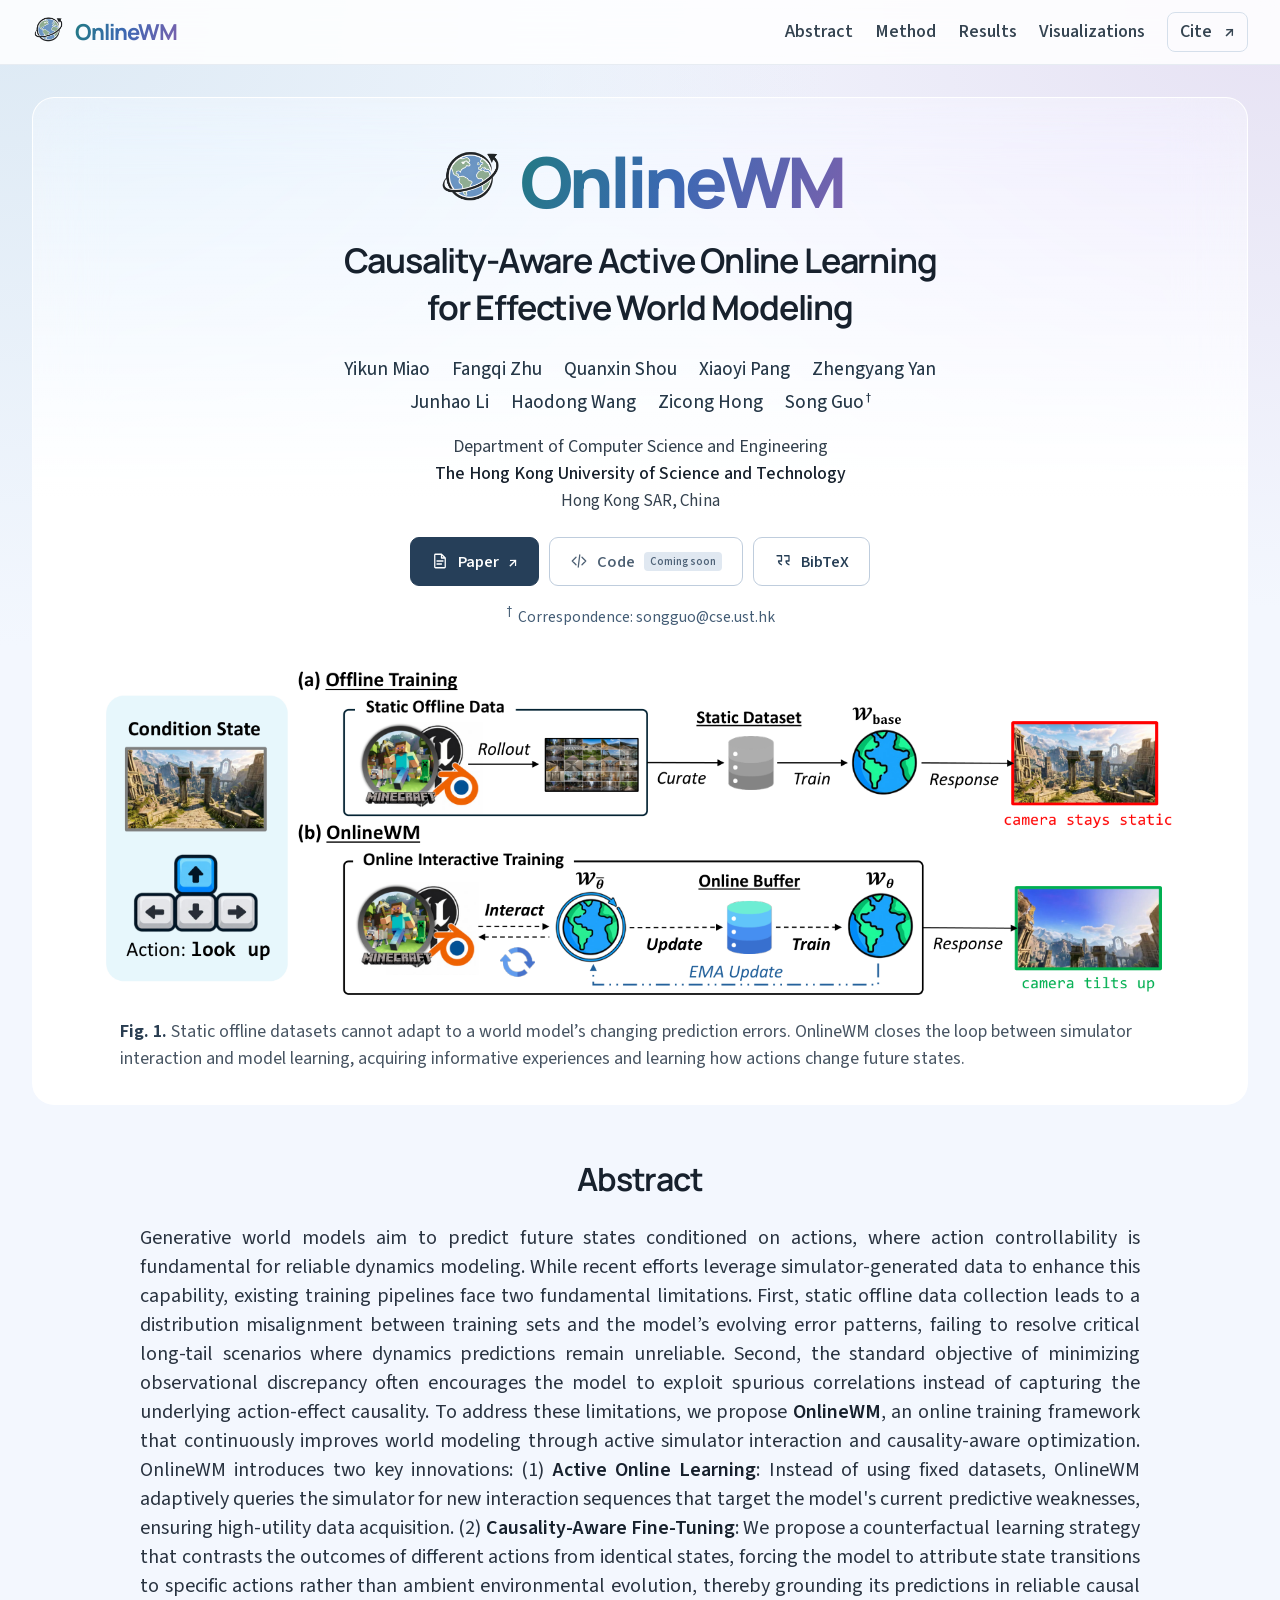
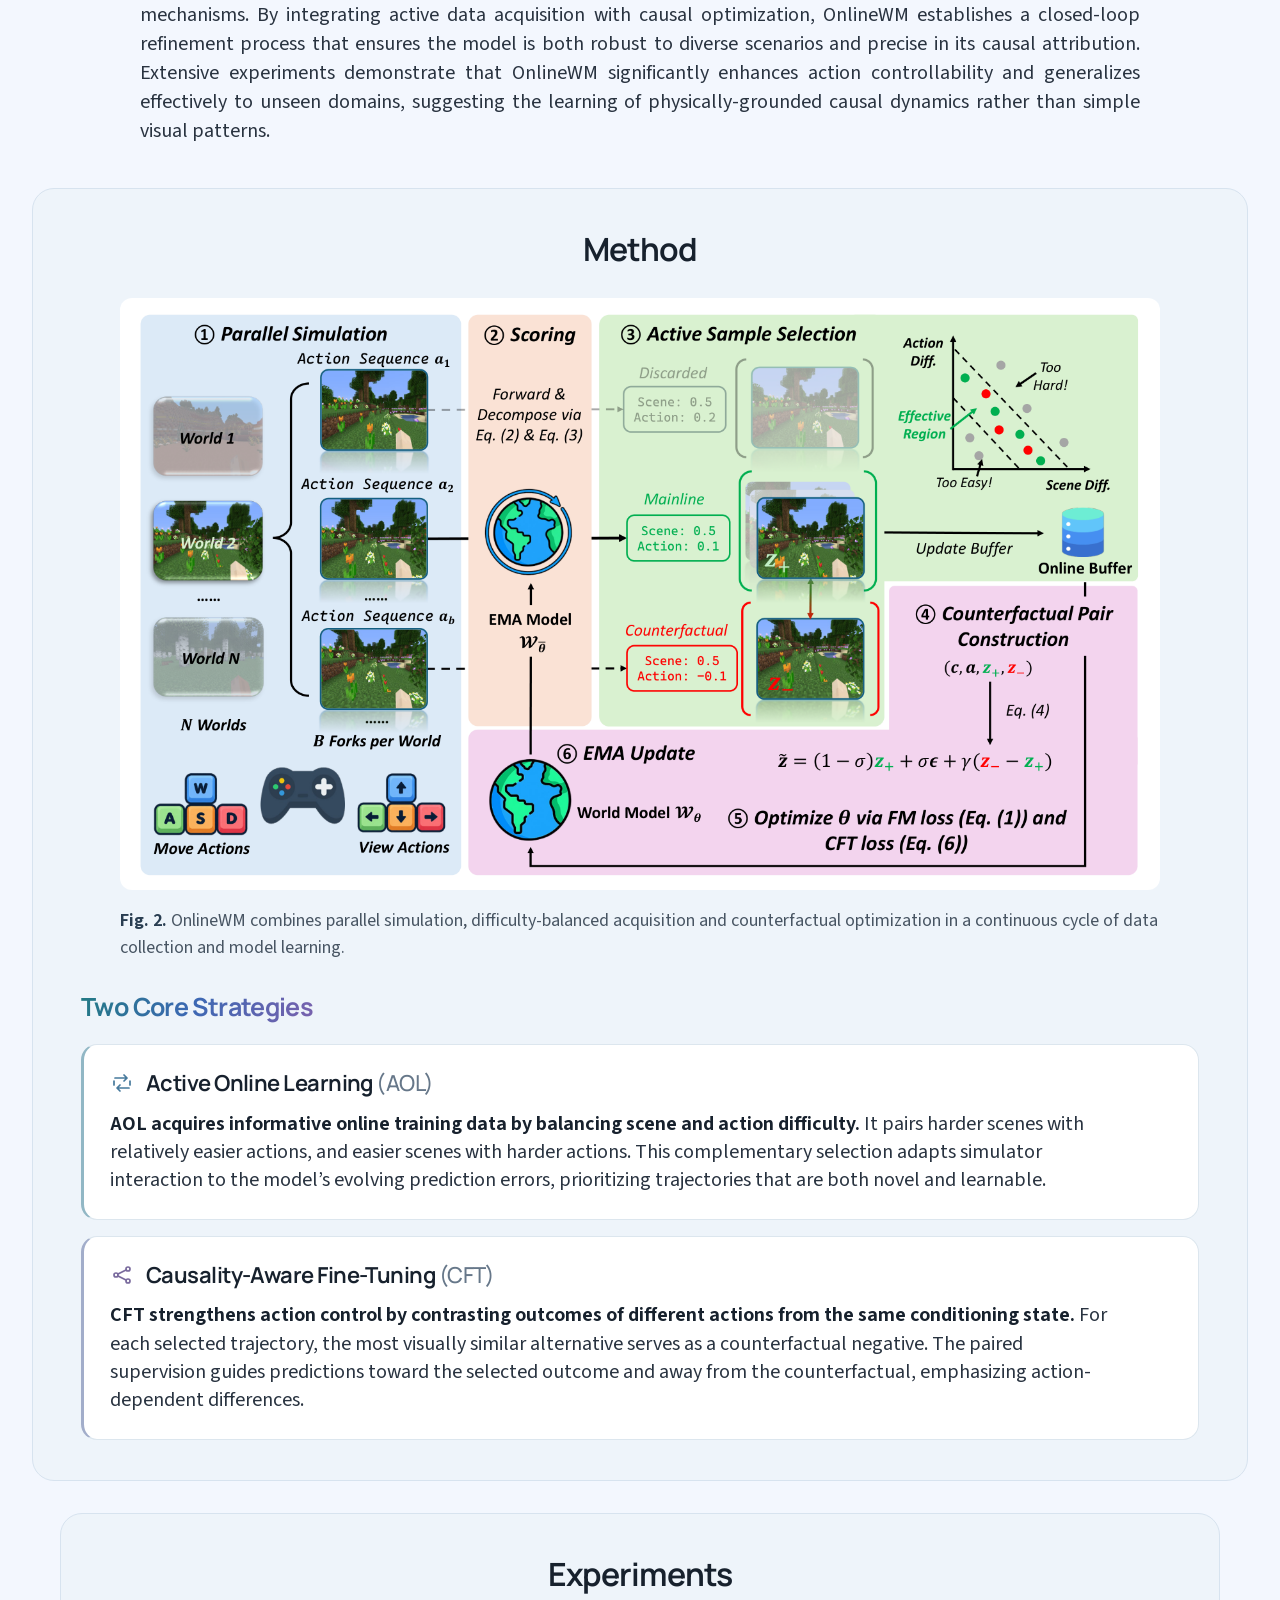
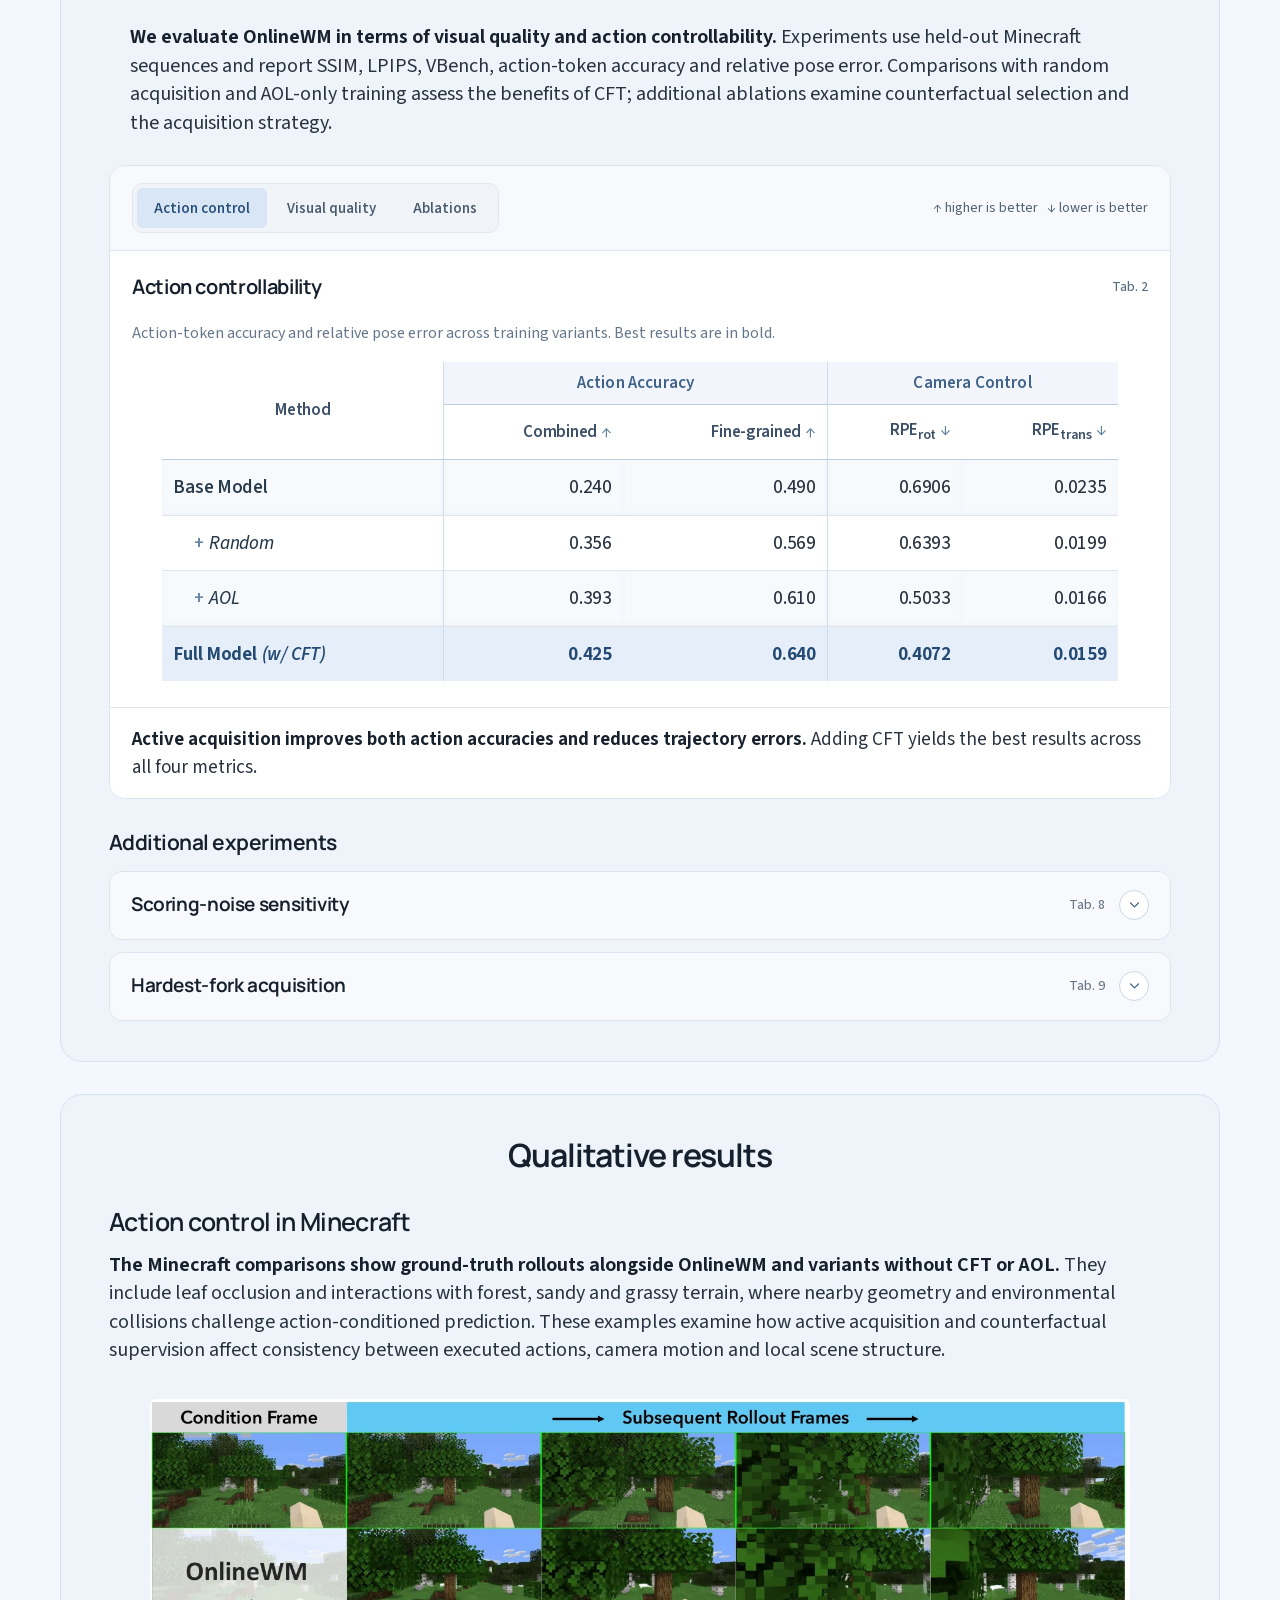
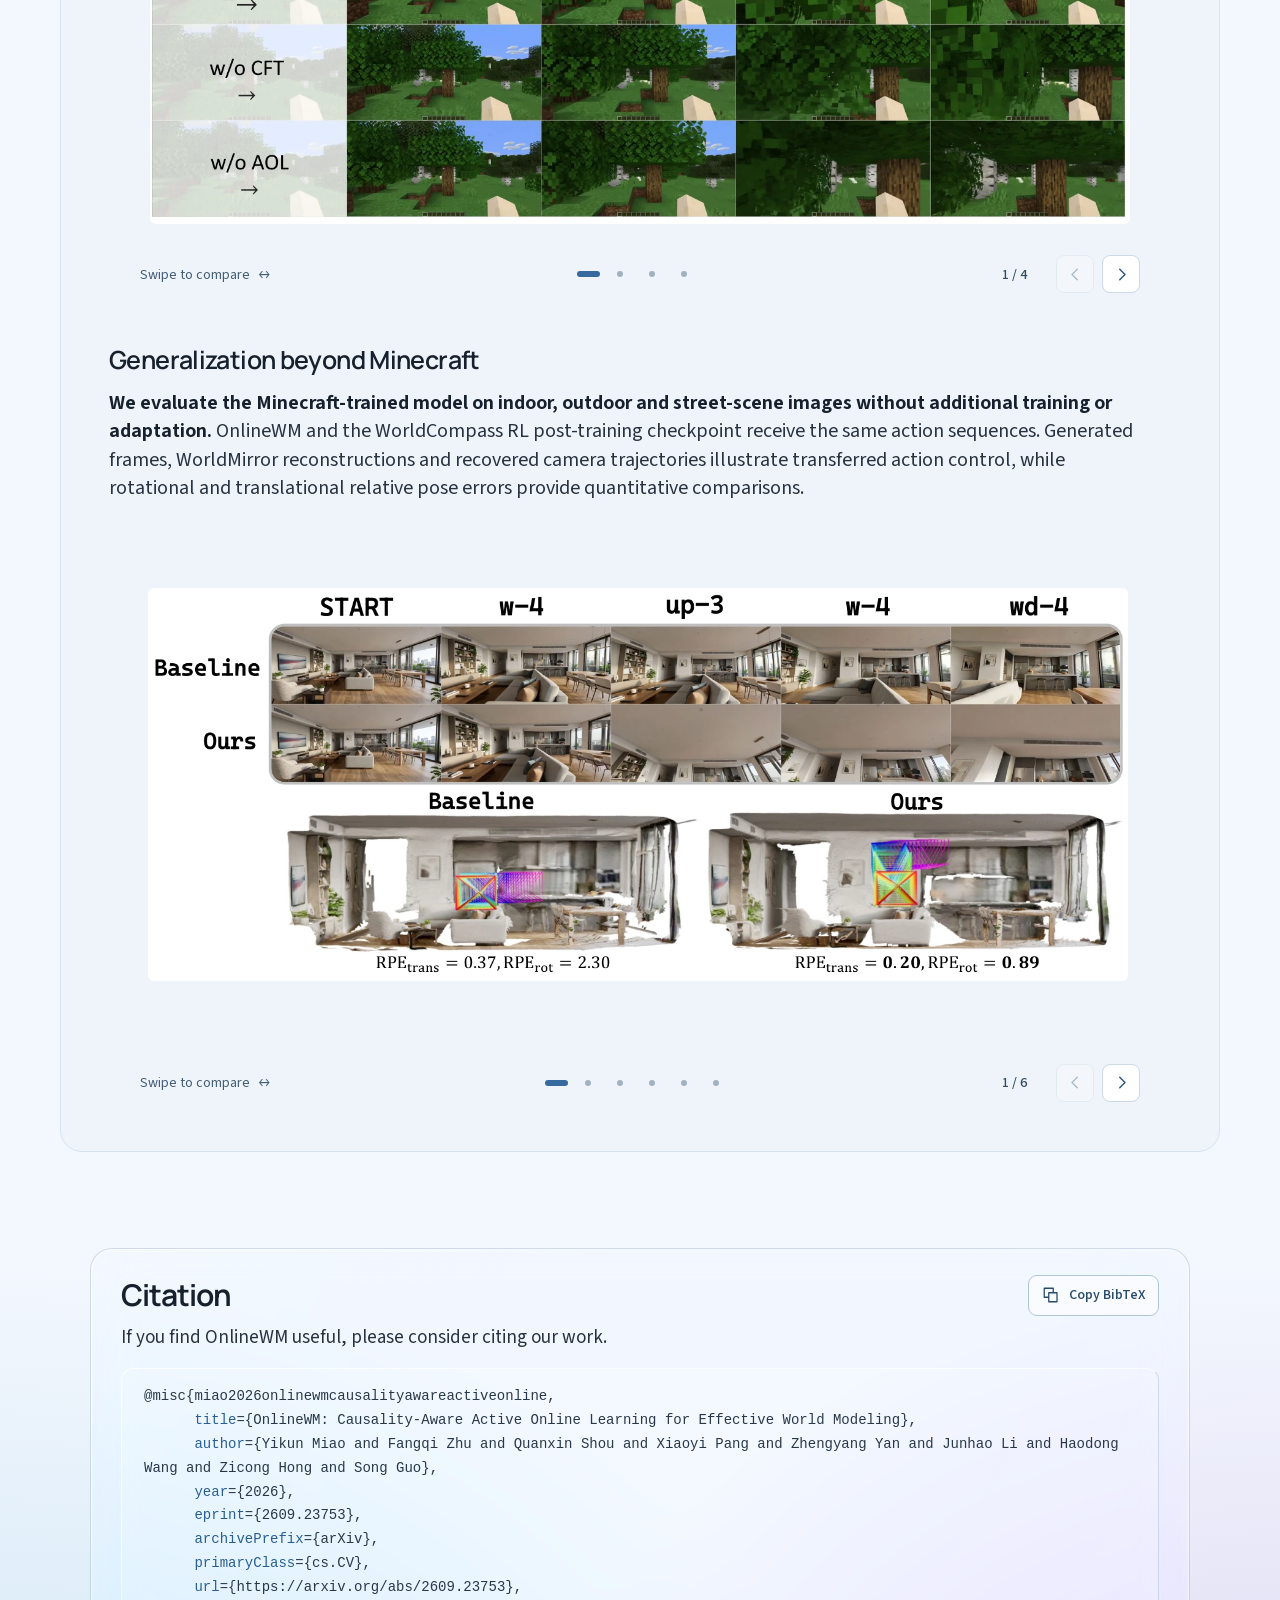
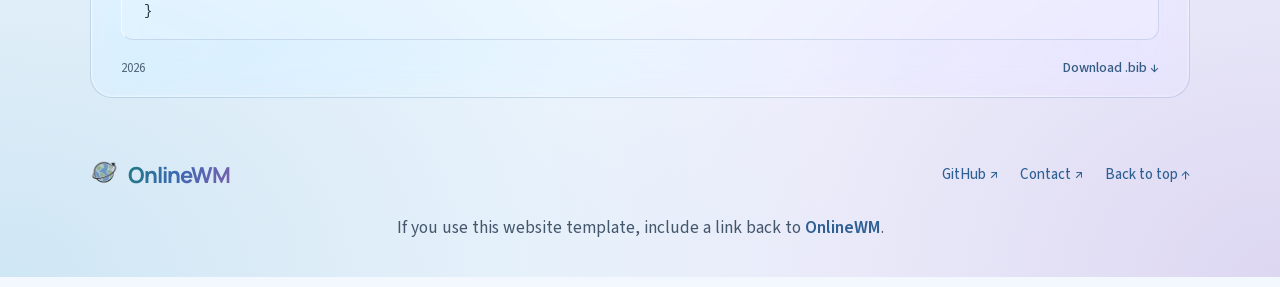
<file: index.html>
<!doctype html>
<html lang="en">
<head>
  <meta charset="utf-8">
  <meta name="viewport" content="width=device-width, initial-scale=1">
  <meta name="theme-color" content="#f7f9fc">
  <meta name="description" content="OnlineWM improves world modeling through active online interaction and causality-aware fine-tuning. Explore the method, results, and visual comparisons.">
  <meta name="color-scheme" content="light">
  <title>OnlineWM — Causality-Aware Active Online Learning for Effective World Modeling</title>
  <link rel="canonical" href="https://onlinewm.github.io/">
  <link rel="icon" type="image/png" sizes="32x32" href="assets/brand/favicon-32.png">
  <link rel="icon" type="image/png" sizes="192x192" href="assets/brand/favicon-192.png">
  <link rel="apple-touch-icon" sizes="180x180" href="assets/brand/apple-touch-icon.png">
  <link rel="manifest" href="site.webmanifest">
  <meta property="og:type" content="website">
  <meta property="og:site_name" content="OnlineWM">
  <meta property="og:title" content="OnlineWM: Causality-Aware Active Online Learning for Effective World Modeling">
  <meta property="og:description" content="Causality-aware active online learning for effective world modeling. Method, experiments, and visual results.">
  <meta property="og:url" content="https://onlinewm.github.io/">
  <meta property="og:image" content="https://onlinewm.github.io/assets/og-image.png">
  <meta property="og:image:width" content="1200">
  <meta property="og:image:height" content="630">
  <meta name="twitter:card" content="summary_large_image">
  <meta name="twitter:title" content="OnlineWM">
  <meta name="twitter:description" content="Causality-Aware Active Online Learning for Effective World Modeling">
  <meta name="twitter:image" content="https://onlinewm.github.io/assets/og-image.png">
  <link rel="preload" href="assets/fonts/source-sans-3-variable.woff2" as="font" type="font/woff2" crossorigin>
  <link rel="preload" href="assets/fonts/manrope-variable.woff2" as="font" type="font/woff2" crossorigin>
  <link rel="stylesheet" href="styles.css">
  <script defer src="app.js"></script>
  <script type="application/ld+json">
  {"@context":"https://schema.org","@type":"ScholarlyArticle","name":"OnlineWM: Causality-Aware Active Online Learning for Effective World Modeling","headline":"OnlineWM: Causality-Aware Active Online Learning for Effective World Modeling","url":"https://onlinewm.github.io/","inLanguage":"en","isAccessibleForFree":true,"author":[{"@type":"Person","name":"Yikun Miao"},{"@type":"Person","name":"Fangqi Zhu"},{"@type":"Person","name":"Quanxin Shou"},{"@type":"Person","name":"Xiaoyi Pang"},{"@type":"Person","name":"Zhengyang Yan"},{"@type":"Person","name":"Junhao Li"},{"@type":"Person","name":"Haodong Wang"},{"@type":"Person","name":"Zicong Hong"},{"@type":"Person","name":"Song Guo"}]}
  </script>
</head>
<body>
  <a class="skip-link" href="#main">Skip to content</a>
  <header class="site-header">
    <nav class="nav-shell" aria-label="Main navigation">
      <a class="wordmark" href="#top" aria-label="OnlineWM home"><img src="assets/brand/mark-512.png" width="34" height="34" alt=""><span class="brand-gradient">OnlineWM</span></a>
      <button class="menu-toggle icon-button" type="button" aria-label="Open navigation" aria-controls="nav-links" aria-expanded="false" data-menu-toggle><svg viewBox="0 0 24 24" aria-hidden="true"><path d="M4 7h16M4 12h16M4 17h16"/></svg></button>
      <div class="nav-links" id="nav-links">
        <a href="#abstract">Abstract</a><a href="#method">Method</a><a href="#results">Results</a><a href="#visualizations">Visualizations</a>
        <a class="nav-cite" href="#citation">Cite <span aria-hidden="true">↗</span></a>
      </div>
    </nav>
    <div class="reading-progress" aria-hidden="true"><span></span></div>
  </header>

  <main id="main">
    <section class="hero section-shell" id="top" aria-labelledby="paper-title">
      <div class="hero-content glass-panel">
        <h1 id="paper-title"><span class="hero-name"><img src="assets/brand/mark-512.png" width="96" height="96" alt=""><span class="hero-word brand-gradient">OnlineWM</span></span><span class="paper-subtitle">Causality-Aware Active Online Learning<br class="desktop-break"> for Effective World Modeling</span></h1>
        <div class="authors" id="authors" aria-label="Authors">
          <div class="author-row">
          <span class="author">Yikun Miao</span>
          <span class="author">Fangqi Zhu</span>
          <span class="author">Quanxin Shou</span>
          <span class="author">Xiaoyi Pang</span>
          <span class="author">Zhengyang Yan</span>
          </div>
          <div class="author-row">
          <span class="author">Junhao Li</span>
          <span class="author">Haodong Wang</span>
          <span class="author">Zicong Hong</span>
          <span class="author">Song Guo<sup>†</sup></span>
          </div>
        </div>
        <p class="affiliation">Department of Computer Science and Engineering<br> <strong>The Hong Kong University of Science and Technology</strong><br> <span>Hong Kong SAR, China</span></p>
        <div class="hero-actions">
          <a class="button button-primary" href="https://arxiv.org/abs/2609.23753" target="_blank" rel="noopener"><svg viewBox="0 0 24 24" aria-hidden="true"><path d="M14 3H6a1 1 0 0 0-1 1v16a1 1 0 0 0 1 1h12a1 1 0 0 0 1-1V8zM14 3v5h5M8 12h8M8 16h6"/></svg>Paper <span aria-hidden="true">↗</span></a>
          <span class="button button-soon" title="Repository planned at github.com/OnlineWM/OnlineWM_Code"><svg viewBox="0 0 24 24" aria-hidden="true"><path d="m8 7-5 5 5 5m8-10 5 5-5 5m-3-13-2 16"/></svg>Code <span class="soon-tag">Coming soon</span></span>
          <a class="button button-quiet" href="#citation"><svg viewBox="0 0 24 24" aria-hidden="true"><path d="M4 5h6v7H6c0 3 2 4 4 5M14 5h6v7h-4c0 3 2 4 4 5"/></svg>BibTeX</a>
        </div>
        <a class="correspondence" href="mailto:songguo@cse.ust.hk"><sup>†</sup> Correspondence: songguo@cse.ust.hk</a>
      <figure class="paper-figure teaser-figure" id="teaser" data-figure-title="From offline data to online interaction" data-figure-label="Fig. 1">
        <button class="figure-trigger" data-zoom="teaser" aria-label="Enlarge the motivation figure">
          <img src="assets/media/teaser-1600.webp" srcset="assets/media/teaser-1600.webp 1600w, assets/media/teaser-2400.webp 2400w" sizes="(max-width: 700px) 94vw, 1100px" width="1600" height="495" fetchpriority="high" alt="Offline training uses a static simulator dataset, while OnlineWM actively interacts with a simulator and updates the world model in a feedback loop.">
        </button>
        <figcaption><span class="figure-ref">Fig. 1.</span> Static offline datasets cannot adapt to a world model’s changing prediction errors. OnlineWM closes the loop between simulator interaction and model learning, acquiring informative experiences and learning how actions change future states.</figcaption>
      </figure>
      </div>
    </section>


    <div class="section-band intro-band">
    <section class="section-shell section-block abstract-section" id="abstract" aria-labelledby="abstract-title">
      <h2 id="abstract-title">Abstract</h2>
        <div class="abstract-copy" id="abstract-copy">
        <p>Generative world models aim to predict future states conditioned on actions, where action controllability is fundamental for reliable dynamics modeling. While recent efforts leverage simulator-generated data to enhance this capability, existing training pipelines face two fundamental limitations. First, static offline data collection leads to a distribution misalignment between training sets and the model’s evolving error patterns, failing to resolve critical long-tail scenarios where dynamics predictions remain unreliable. Second, the standard objective of minimizing observational discrepancy often encourages the model to exploit spurious correlations instead of capturing the underlying action-effect causality. To address these limitations, we propose <strong>OnlineWM</strong>, an online training framework that continuously improves world modeling through active simulator interaction and causality-aware optimization. OnlineWM introduces two key innovations: (1) <strong>Active Online Learning</strong>: Instead of using fixed datasets, OnlineWM adaptively queries the simulator for new interaction sequences that target the model&#x27;s current predictive weaknesses, ensuring high-utility data acquisition. (2) <strong>Causality-Aware Fine-Tuning</strong>: We propose a counterfactual learning strategy that contrasts the outcomes of different actions from identical states, forcing the model to attribute state transitions to specific actions rather than ambient environmental evolution, thereby grounding its predictions in reliable causal mechanisms. By integrating active data acquisition with causal optimization, OnlineWM establishes a closed-loop refinement process that ensures the model is both robust to diverse scenarios and precise in its causal attribution. Extensive experiments demonstrate that OnlineWM significantly enhances action controllability and generalizes effectively to unseen domains, suggesting the learning of physically-grounded causal dynamics rather than simple visual patterns.</p>
      </div>
    </section>
    </div>


    <div class="section-band chapter-panel method-band">
    <section class="section-shell section-block" id="method" aria-labelledby="method-title">
      <h2 id="method-title">Method</h2>
      <figure class="paper-figure" data-figure-title="The OnlineWM framework" data-figure-label="Fig. 2">
        <button class="figure-trigger" data-zoom="method" aria-label="Enlarge the method figure">
          <img src="assets/media/method-1600.webp" srcset="assets/media/method-1600.webp 1600w, assets/media/method-2400.webp 2400w" sizes="(max-width: 700px) 94vw, 1100px" width="1600" height="900" loading="lazy" decoding="async" alt="OnlineWM pipeline: parallel simulation, difficulty scoring, active sample selection, counterfactual pair construction, joint optimization, and EMA updates.">
        </button>
        <figcaption><span class="figure-ref">Fig. 2.</span> OnlineWM combines parallel simulation, difficulty-balanced acquisition and counterfactual optimization in a continuous cycle of data collection and model learning.</figcaption>
      </figure>
      <div class="method-copy" role="group" aria-labelledby="strategies-title">
        <h3 class="subsection-title" id="strategies-title"><span class="brand-gradient">Two Core Strategies</span></h3>
        <article class="method-card method-card-acquisition">
          <div class="method-card-heading"><svg viewBox="0 0 24 24" aria-hidden="true"><path d="M5 7h12l-3-3m3 3-3 3M19 17H7l3 3m-3-3 3-3"/><path d="M4 10v4m16-4v4"/></svg><h4>Active Online Learning <span class="method-abbr">(AOL)</span></h4></div>
          <p><strong>AOL acquires informative online training data by balancing scene and action difficulty.</strong> It pairs harder scenes with relatively easier actions, and easier scenes with harder actions. This complementary selection adapts simulator interaction to the model’s evolving prediction errors, prioritizing trajectories that are both novel and learnable.</p>
        </article>
        <article class="method-card method-card-causal">
          <div class="method-card-heading"><svg viewBox="0 0 24 24" aria-hidden="true"><circle cx="6" cy="12" r="2"/><circle cx="18" cy="6" r="2"/><circle cx="18" cy="18" r="2"/><path d="m8 11 8-4M8 13l8 4"/></svg><h4>Causality-Aware Fine-Tuning <span class="method-abbr">(CFT)</span></h4></div>
          <p><strong>CFT strengthens action control by contrasting outcomes of different actions from the same conditioning state.</strong> For each selected trajectory, the most visually similar alternative serves as a counterfactual negative. The paired supervision guides predictions toward the selected outcome and away from the counterfactual, emphasizing action-dependent differences.</p>
        </article>
      </div>
    </section>
    </div>

    <div class="section-band chapter-panel results-band">
    <section class="section-shell section-block" id="results" aria-labelledby="results-title">
      <h2 id="results-title">Experiments</h2>
      <p class="section-intro"><strong>We evaluate OnlineWM in terms of visual quality and action controllability.</strong> Experiments use held-out Minecraft sequences and report SSIM, LPIPS, VBench, action-token accuracy and relative pose error. Comparisons with random acquisition and AOL-only training assess the benefits of CFT; additional ablations examine counterfactual selection and the acquisition strategy.</p>
      <div class="results-module">
        <div class="results-topline"><div class="tabs" role="tablist" aria-label="Quantitative results"><button id="tab-control" role="tab" aria-selected="true" aria-controls="panel-control" data-result-tab="control" tabindex="0">Action control</button><button id="tab-visual" role="tab" aria-selected="false" aria-controls="panel-visual" data-result-tab="visual" tabindex="-1">Visual quality</button><button id="tab-ablation" role="tab" aria-selected="false" aria-controls="panel-ablation" data-result-tab="ablation" tabindex="-1">Ablations</button></div><span class="table-guide">↑ higher is better &nbsp; ↓ lower is better</span></div>
        <div role="tabpanel" id="panel-control" aria-labelledby="tab-control" data-result-panel="control">
          <div class="table-stage" data-table="control">
            <div class="table-shell">
              <div class="table-topline">
                <h3>Action controllability</h3>
                <span>Tab. 2</span>
              </div>
              <p class="table-caption">Action-token accuracy and relative pose error across training variants. Best results are in bold.</p>
              <div class="table-scroll" tabindex="0" role="region" aria-label="Action controllability; scroll horizontally for all metrics">
                <table class="method-table">
                  <caption class="sr-only">Action controllability. Tab. 2 in the paper.</caption>
                  <thead>
                    <tr class="metric-group-row">
                      <th scope="col" rowspan="2">Method</th>
                      <th scope="colgroup" colspan="2" class="metric-group">Action Accuracy</th>
                      <th scope="colgroup" colspan="2" class="metric-group metric-group-start">Camera Control</th>
                    </tr>
                    <tr>
                      <th scope="col" class="metric-col">Combined<span aria-label="higher is better">↑</span></th>
                      <th scope="col" class="metric-col">Fine-grained<span aria-label="higher is better">↑</span></th>
                      <th scope="col" class="metric-col metric-group-start">RPE<sub>rot</sub><span aria-label="lower is better">↓</span></th>
                      <th scope="col" class="metric-col">RPE<sub>trans</sub><span aria-label="lower is better">↓</span></th>
                    </tr>
                  </thead>
                  <tbody>
                    <tr class="method-base">
                      <th scope="row"><span class="method-label">Base Model</span></th>
                      <td>0.240</td>
                      <td>0.490</td>
                      <td>0.6906</td>
                      <td>0.0235</td>
                    </tr>
                    <tr class="method-child">
                      <th scope="row"><span class="method-label"><span class="method-prefix">+</span> <em class="method-name">Random</em></span></th>
                      <td>0.356</td>
                      <td>0.569</td>
                      <td>0.6393</td>
                      <td>0.0199</td>
                    </tr>
                    <tr class="method-child">
                      <th scope="row"><span class="method-label"><span class="method-prefix">+</span> <em class="method-name">AOL</em></span></th>
                      <td>0.393</td>
                      <td>0.610</td>
                      <td>0.5033</td>
                      <td>0.0166</td>
                    </tr>
                    <tr class="table-full">
                      <th scope="row"><span class="method-label">Full Model <em class="method-name">(w/ CFT)</em></span></th>
                      <td class="best-value">0.425</td>
                      <td class="best-value">0.640</td>
                      <td class="best-value">0.4072</td>
                      <td class="best-value">0.0159</td>
                    </tr>
                  </tbody>
                </table>
              </div>
            </div>
          </div>
          <p class="result-takeaway"><strong>Active acquisition improves both action accuracies and reduces trajectory errors.</strong> Adding CFT yields the best results across all four metrics.</p>
        </div>
        <div role="tabpanel" id="panel-visual" aria-labelledby="tab-visual" data-result-panel="visual">
          <div class="table-stage" data-table="visual">
            <div class="table-shell">
              <div class="table-topline">
                <h3>Visual generation quality</h3>
                <span>Tab. 1</span>
              </div>
              <p class="table-caption">Visual quality measured by SSIM, LPIPS and VBench. Best scores among comparable variants are in bold; gray base-model VBench scores are reference values.</p>
              <div class="table-scroll" tabindex="0" role="region" aria-label="Visual generation quality; scroll horizontally for all metrics">
                <table class="method-table">
                  <caption class="sr-only">Visual generation quality. Tab. 1 in the paper.</caption>
                  <thead>
                    <tr class="metric-group-row">
                      <th scope="col" rowspan="2">Method</th>
                      <th scope="col" rowspan="2" class="metric-col">SSIM<span aria-label="higher is better">↑</span></th>
                      <th scope="col" rowspan="2" class="metric-col">LPIPS<span aria-label="lower is better">↓</span></th>
                      <th scope="colgroup" colspan="6" class="metric-group metric-group-start">VBench</th>
                    </tr>
                    <tr>
                      <th scope="col" class="metric-col metric-group-start">Subject<span aria-label="higher is better">↑</span></th>
                      <th scope="col" class="metric-col">Background<span aria-label="higher is better">↑</span></th>
                      <th scope="col" class="metric-col">Motion<span aria-label="higher is better">↑</span></th>
                      <th scope="col" class="metric-col">Aesthetic<span aria-label="higher is better">↑</span></th>
                      <th scope="col" class="metric-col">Imaging<span aria-label="higher is better">↑</span></th>
                      <th scope="col" class="metric-col">Overall<span aria-label="higher is better">↑</span></th>
                    </tr>
                  </thead>
                  <tbody>
                    <tr class="reference-row reference-ground-truth">
                      <th scope="row"><em>Ground truth</em></th>
                      <td class="reference-cell">1.000</td>
                      <td class="reference-cell">0.000</td>
                      <td class="reference-cell">0.901</td>
                      <td class="reference-cell">0.961</td>
                      <td class="reference-cell">0.974</td>
                      <td class="reference-cell">0.545</td>
                      <td class="reference-cell">0.695</td>
                      <td class="reference-cell">0.815</td>
                    </tr>
                    <tr class="method-base">
                      <th scope="row"><span class="method-label">Base Model</span></th>
                      <td>0.458</td>
                      <td>0.506</td>
                      <td class="reference-cell">0.895</td>
                      <td class="reference-cell">0.965</td>
                      <td class="reference-cell">0.977</td>
                      <td class="reference-cell">0.549</td>
                      <td class="reference-cell">0.713</td>
                      <td class="reference-cell">0.820</td>
                    </tr>
                    <tr class="method-child">
                      <th scope="row"><span class="method-label"><span class="method-prefix">+</span> <em class="method-name">Random</em></span></th>
                      <td>0.531</td>
                      <td>0.453</td>
                      <td>0.876</td>
                      <td>0.967</td>
                      <td>0.981</td>
                      <td>0.537</td>
                      <td>0.639</td>
                      <td>0.800</td>
                    </tr>
                    <tr class="method-child">
                      <th scope="row"><span class="method-label"><span class="method-prefix">+</span> <em class="method-name">AOL</em></span></th>
                      <td class="best-value">0.538</td>
                      <td>0.419</td>
                      <td class="best-value">0.890</td>
                      <td class="best-value">0.970</td>
                      <td class="best-value">0.982</td>
                      <td>0.541</td>
                      <td>0.644</td>
                      <td>0.805</td>
                    </tr>
                    <tr class="table-full">
                      <th scope="row"><span class="method-label">Full Model <em class="method-name">(w/ CFT)</em></span></th>
                      <td>0.531</td>
                      <td class="best-value">0.411</td>
                      <td class="best-value">0.890</td>
                      <td>0.968</td>
                      <td>0.979</td>
                      <td class="best-value">0.543</td>
                      <td class="best-value">0.681</td>
                      <td class="best-value">0.812</td>
                    </tr>
                  </tbody>
                </table>
              </div>
            </div>
          </div>
          <p class="result-takeaway"><strong>Visual quality remains consistent across variants.</strong> AOL improves SSIM and LPIPS over random acquisition; CFT further improves LPIPS and the VBench Imaging and Overall scores.</p>
        </div>
        <div role="tabpanel" id="panel-ablation" aria-labelledby="tab-ablation" data-result-panel="ablation">
          <div class="table-stage" data-table="ablation">
            <div class="table-shell">
              <div class="table-topline">
                <h3>AOL, CFT, and negative selection</h3>
                <span>Tab. 7</span>
              </div>
              <p class="table-caption">Random + CFT uses random acquisition; the random-negative variant pairs AOL with a randomly selected counterfactual branch. Best results are in bold.</p>
              <div class="table-scroll" tabindex="0" role="region" aria-label="AOL, CFT, and negative selection; scroll horizontally for all metrics">
                <table class="method-table">
                  <caption class="sr-only">AOL, CFT, and negative selection. Tab. 7 in the paper.</caption>
                  <thead>
                    <tr class="metric-group-row">
                      <th scope="col" rowspan="2">Method</th>
                      <th scope="colgroup" colspan="2" class="metric-group">Action Accuracy</th>
                      <th scope="colgroup" colspan="2" class="metric-group metric-group-start">Camera Control</th>
                    </tr>
                    <tr>
                      <th scope="col" class="metric-col">Combined<span aria-label="higher is better">↑</span></th>
                      <th scope="col" class="metric-col">Fine-grained<span aria-label="higher is better">↑</span></th>
                      <th scope="col" class="metric-col metric-group-start">RPE<sub>rot</sub><span aria-label="lower is better">↓</span></th>
                      <th scope="col" class="metric-col">RPE<sub>trans</sub><span aria-label="lower is better">↓</span></th>
                    </tr>
                  </thead>
                  <tbody>
                    <tr class="method-base">
                      <th scope="row"><span class="method-label">Base Model</span></th>
                      <td>0.240</td>
                      <td>0.490</td>
                      <td>0.6906</td>
                      <td>0.0235</td>
                    </tr>
                    <tr class="method-child">
                      <th scope="row"><span class="method-label"><span class="method-prefix">+</span> <em class="method-name">Random</em></span></th>
                      <td>0.356</td>
                      <td>0.569</td>
                      <td>0.6393</td>
                      <td>0.0199</td>
                    </tr>
                    <tr class="method-child">
                      <th scope="row"><span class="method-label"><span class="method-prefix">+</span> <em class="method-name">Random + CFT</em></span></th>
                      <td>0.369</td>
                      <td>0.596</td>
                      <td>0.5023</td>
                      <td>0.0172</td>
                    </tr>
                    <tr class="method-child">
                      <th scope="row"><span class="method-label"><span class="method-prefix">+</span> <em class="method-name">AOL</em></span></th>
                      <td>0.393</td>
                      <td>0.610</td>
                      <td>0.5033</td>
                      <td>0.0166</td>
                    </tr>
                    <tr class="method-child">
                      <th scope="row"><span class="method-label"><span class="method-prefix">+</span> <em class="method-name">AOL + CFT (random negative)</em></span></th>
                      <td>0.410</td>
                      <td>0.622</td>
                      <td>0.4670</td>
                      <td>0.0163</td>
                    </tr>
                    <tr class="table-full">
                      <th scope="row"><span class="method-label">Full Model <em class="method-name">(w/ CFT)</em></span></th>
                      <td class="best-value">0.425</td>
                      <td class="best-value">0.640</td>
                      <td class="best-value">0.4072</td>
                      <td class="best-value">0.0159</td>
                    </tr>
                  </tbody>
                </table>
              </div>
            </div>
          </div>
          <p class="result-takeaway"><strong>CFT improves action controllability even under random acquisition.</strong> The full model performs best, with visually similar negatives outperforming random negatives.</p>
        </div>
      </div>
      <div class="extra-results" aria-labelledby="additional-results-title">
        <h3 class="subsection-title" id="additional-results-title">Additional experiments</h3>
        <details class="analysis-module"><summary><h4>Scoring-noise sensitivity</h4><span class="analysis-ref">Tab. 8</span><span class="details-toggle" aria-hidden="true"><svg viewBox="0 0 24 24"><path d="m7 10 5 5 5-5"/></svg></span></summary>
        <div class="analysis-body">
          <p class="table-caption">Ranking agreement as the scoring-noise level varies from 0.3 to 0.7, relative to the default σ* = 0.5 shown in gray.</p>
          <div class="table-stage" data-table="scoringNoise">
            <div class="table-shell table-shell-inline">
              <div class="table-scroll" tabindex="0" role="region" aria-label="Stability of acquisition rankings; scroll horizontally for all metrics">
                <table>
                  <caption class="sr-only">Stability of acquisition rankings. Tab. 8 in the paper.</caption>
                  <colgroup><col class="sigma-level"><col class="sigma-agreement"><col span="2"></colgroup>
                  <thead>
                    <tr>
                      <th scope="col">σ*</th>
                      <th scope="col" class="metric-col">Kendall’s τ<sub>b</sub><span aria-label="higher is better">↑</span><span class="cell-note">(p-value)</span></th>
                      <th scope="col" class="metric-col">Rank difference ≤ 1<span aria-label="higher is better">↑</span></th>
                      <th scope="col" class="metric-col">Rank difference ≤ 2<span aria-label="higher is better">↑</span></th>
                    </tr>
                  </thead>
                  <tbody>
                    <tr>
                      <th scope="row">0.3</th>
                      <td>0.8867 <span class="cell-note">(≈ 10⁻⁵)</span></td>
                      <td>86.72%</td>
                      <td>99.22%</td>
                    </tr>
                    <tr>
                      <th scope="row">0.4</th>
                      <td>0.9386 <span class="cell-note">(≈ 10⁻⁵)</span></td>
                      <td>92.97%</td>
                      <td>100.00%</td>
                    </tr>
                    <tr class="reference-row">
                      <th scope="row">0.5</th>
                      <td class="reference-cell">1.0000 <span class="cell-note">(N.A.)</span></td>
                      <td class="reference-cell">100.00%</td>
                      <td class="reference-cell">100.00%</td>
                    </tr>
                    <tr>
                      <th scope="row">0.6</th>
                      <td>0.9263 <span class="cell-note">(≈ 10⁻⁵)</span></td>
                      <td>92.97%</td>
                      <td>99.22%</td>
                    </tr>
                    <tr>
                      <th scope="row">0.7</th>
                      <td>0.8320 <span class="cell-note">(≈ 10⁻⁵)</span></td>
                      <td>75.78%</td>
                      <td>91.41%</td>
                    </tr>
                  </tbody>
                </table>
              </div>
            </div>
          </div>
          <p class="result-takeaway"><strong>Acquisition rankings remain stable around the default scoring-noise level.</strong> Most changes occur among branches with very similar scores.</p>
        </div>
        </details>
        <details class="analysis-module"><summary><h4>Hardest-fork acquisition</h4><span class="analysis-ref">Tab. 9</span><span class="details-toggle" aria-hidden="true"><svg viewBox="0 0 24 24"><path d="m7 10 5 5 5-5"/></svg></span></summary>
        <div class="analysis-body">
          <p class="table-caption">Random and highest-scoring-fork acquisition compared using six visual-quality and action-control metrics.</p>
          <div class="table-stage" data-table="hardestFork">
            <div class="table-shell table-shell-inline">
              <div class="table-scroll" tabindex="0" role="region" aria-label="Random versus hardest-fork acquisition; scroll horizontally for all metrics">
                <table class="method-table">
                  <caption class="sr-only">Random versus hardest-fork acquisition. Tab. 9 in the paper.</caption>
                  <colgroup><col class="method-column"><col span="6" class="metric-column"></colgroup>
                  <thead>
                    <tr>
                      <th scope="col">Method</th>
                      <th scope="col" class="metric-col">SSIM<span aria-label="higher is better">↑</span></th>
                      <th scope="col" class="metric-col">LPIPS<span aria-label="lower is better">↓</span></th>
                      <th scope="col" class="metric-col">Combined<span aria-label="higher is better">↑</span></th>
                      <th scope="col" class="metric-col">Fine-grained<span aria-label="higher is better">↑</span></th>
                      <th scope="col" class="metric-col">RPE<sub>rot</sub><span aria-label="lower is better">↓</span></th>
                      <th scope="col" class="metric-col">RPE<sub>trans</sub><span aria-label="lower is better">↓</span></th>
                    </tr>
                  </thead>
                  <tbody>
                    <tr>
                      <th scope="row">Random</th>
                      <td>0.485</td>
                      <td>0.480</td>
                      <td>0.486</td>
                      <td>0.693</td>
                      <td>1.3642</td>
                      <td>0.2191</td>
                    </tr>
                    <tr>
                      <th scope="row"><em>Hardest</em></th>
                      <td>0.457</td>
                      <td>0.561</td>
                      <td>0.404</td>
                      <td>0.604</td>
                      <td>2.0324</td>
                      <td>0.3530</td>
                    </tr>
                  </tbody>
                </table>
              </div>
            </div>
          </div>
          <p class="result-takeaway"><strong>Random acquisition outperforms hardest-fork selection across all six metrics.</strong></p>
        </div>
        </details>
      </div>
    </section>
    </div>

    <div class="section-band chapter-panel visual-band">
    <section class="section-shell section-block" id="visualizations" aria-labelledby="visualizations-title">
      <h2 id="visualizations-title">Qualitative results</h2>
      <div class="visual-group">
        <h3 id="minecraft-title">Action control in Minecraft</h3>
        <p class="group-description"><strong>The Minecraft comparisons show ground-truth rollouts alongside OnlineWM and variants without CFT or AOL.</strong> They include leaf occlusion and interactions with forest, sandy and grassy terrain, where nearby geometry and environmental collisions challenge action-conditioned prediction. These examples examine how active acquisition and counterfactual supervision affect consistency between executed actions, camera motion and local scene structure.</p>
        <div class="carousel carousel-minecraft" data-carousel role="region" aria-roledescription="carousel" aria-labelledby="minecraft-title">
          <div class="carousel-track" id="carousel-minecraft" tabindex="0" aria-label="Action control in Minecraft; scroll horizontally or use arrow keys">
            <figure class="carousel-slide" data-gallery-item="minecraft" data-figure-title="Action control under leaf occlusion" data-figure-label="Fig. 3" role="group" aria-roledescription="slide" aria-label="1 of 4">
              <button class="figure-trigger" data-zoom="minecraft-main" aria-label="Enlarge Action control under leaf occlusion">
                <img src="assets/media/visualization-1600.webp"
                 srcset="assets/media/visualization-1600.webp 1600w, assets/media/visualization-2400.webp 2400w"
                 sizes="(max-width: 700px) 94vw, 1080px"
                 width="1600" height="693" loading="lazy" decoding="async"
                 alt="Action control under leaf occlusion. The agent moves into tree leaves, creating strong occlusion and a shift in visual appearance. OnlineWM preserves the relation between the camera, trunk, and foliage more consistently, while removing CFT or AOL weakens the predicted response to the collision.">
              </button>
            </figure>
            <figure class="carousel-slide" data-gallery-item="minecraft" data-figure-title="Collisions in forest terrain" data-figure-label="Fig. 5a" role="group" aria-roledescription="slide" aria-label="2 of 4">
              <button class="figure-trigger" data-zoom="minecraft-forest" aria-label="Enlarge Collisions in forest terrain">
                <img src="assets/media/visualization_appendix_1-1600.webp"
                 srcset="assets/media/visualization_appendix_1-1600.webp 1600w, assets/media/visualization_appendix_1-2400.webp 2400w"
                 sizes="(max-width: 700px) 94vw, 1080px"
                 width="1600" height="688" loading="lazy" decoding="async"
                 alt="Collisions in forest terrain. These Minecraft rollouts compare the full model with versions without CFT or AOL near uneven forest terrain. The highlighted regions show differences in the predicted interaction with the surrounding blocks.">
              </button>
            </figure>
            <figure class="carousel-slide" data-gallery-item="minecraft" data-figure-title="Approaching a sandbank" data-figure-label="Fig. 5b" role="group" aria-roledescription="slide" aria-label="3 of 4">
              <button class="figure-trigger" data-zoom="minecraft-sand" aria-label="Enlarge Approaching a sandbank">
                <img src="assets/media/visualization_appendix_2-1600.webp"
                 srcset="assets/media/visualization_appendix_2-1600.webp 1600w, assets/media/visualization_appendix_2-2400.webp 2400w"
                 sizes="(max-width: 700px) 94vw, 1080px"
                 width="1600" height="690" loading="lazy" decoding="async"
                 alt="Approaching a sandbank. The models are compared as the camera approaches a stepped sand formation. The highlighted frames show differences in how the rollouts preserve the nearby surface and respond to the approach.">
              </button>
            </figure>
            <figure class="carousel-slide" data-gallery-item="minecraft" data-figure-title="Interactions with grassy terrain" data-figure-label="Fig. 5c" role="group" aria-roledescription="slide" aria-label="4 of 4">
              <button class="figure-trigger" data-zoom="minecraft-grass" aria-label="Enlarge Interactions with grassy terrain">
                <img src="assets/media/visualization_appendix_3-1600.webp"
                 srcset="assets/media/visualization_appendix_3-1600.webp 1600w, assets/media/visualization_appendix_3-2400.webp 2400w"
                 sizes="(max-width: 700px) 94vw, 1080px"
                 width="1600" height="687" loading="lazy" decoding="async"
                 alt="Interactions with grassy terrain. This example compares action-conditioned rollouts around uneven grassy terrain. The highlighted regions make differences in local geometry and the predicted interaction visible across OnlineWM and its ablations.">
              </button>
            </figure>
          </div>
          <div class="carousel-controls">
            <span class="carousel-hint">Swipe to compare <span aria-hidden="true">↔</span></span>
            <div class="carousel-dots" aria-label="Choose a comparison">
              <button type="button" data-carousel-dot="0" aria-label="Show comparison 1" aria-current="true"><span></span></button>
              <button type="button" data-carousel-dot="1" aria-label="Show comparison 2" aria-current="false"><span></span></button>
              <button type="button" data-carousel-dot="2" aria-label="Show comparison 3" aria-current="false"><span></span></button>
              <button type="button" data-carousel-dot="3" aria-label="Show comparison 4" aria-current="false"><span></span></button>
            </div>
            <div class="carousel-navigation">
              <span class="carousel-status" data-carousel-status aria-live="polite">1 / 4</span>
              <button class="icon-button" type="button" data-carousel-prev aria-label="Previous comparison" aria-controls="carousel-minecraft" disabled><svg viewBox="0 0 24 24" aria-hidden="true"><path d="m14 6-6 6 6 6"/></svg></button>
              <button class="icon-button" type="button" data-carousel-next aria-label="Next comparison" aria-controls="carousel-minecraft"><svg viewBox="0 0 24 24" aria-hidden="true"><path d="m10 6 6 6-6 6"/></svg></button>
            </div>
          </div>
        </div>
      </div>
      <div class="visual-group">
        <h3 id="general-title">Generalization beyond Minecraft</h3>
        <p class="group-description"><strong>We evaluate the Minecraft-trained model on indoor, outdoor and street-scene images without additional training or adaptation.</strong> OnlineWM and the WorldCompass RL post-training checkpoint receive the same action sequences. Generated frames, WorldMirror reconstructions and recovered camera trajectories illustrate transferred action control, while rotational and translational relative pose errors provide quantitative comparisons.</p>
        <div class="carousel carousel-general" data-carousel role="region" aria-roledescription="carousel" aria-labelledby="general-title">
          <div class="carousel-track" id="carousel-general" tabindex="0" aria-label="Generalization beyond Minecraft; scroll horizontally or use arrow keys">
            <figure class="carousel-slide" data-gallery-item="general" data-figure-title="Looking up in an indoor scene" data-figure-label="Fig. 4 · Top panel" role="group" aria-roledescription="slide" aria-label="1 of 6">
              <button class="figure-trigger" data-zoom="general-indoor-up" aria-label="Enlarge Looking up in an indoor scene">
                <img src="assets/media/visualization_real_world-1600.webp"
                 srcset="assets/media/visualization_real_world-1600.webp 1600w, assets/media/visualization_real_world-2400.webp 2400w"
                 sizes="(max-width: 700px) 94vw, 1080px"
                 width="1600" height="643" loading="lazy" decoding="async"
                 alt="Looking up in an indoor scene. With the same movement and upward-view commands, OnlineWM produces a more pronounced upward camera change than the baseline. The accompanying reconstruction reports lower rotational and translational trajectory errors for OnlineWM.">
              </button>
            </figure>
            <figure class="carousel-slide" data-gallery-item="general" data-figure-title="Looking up among outdoor structures" data-figure-label="Fig. 4 · Bottom panel" role="group" aria-roledescription="slide" aria-label="2 of 6">
              <button class="figure-trigger" data-zoom="general-outdoor-up" aria-label="Enlarge Looking up among outdoor structures">
                <img src="assets/media/visualization_real_world_2-1600.webp"
                 srcset="assets/media/visualization_real_world_2-1600.webp 1600w, assets/media/visualization_real_world_2-2400.webp 2400w"
                 sizes="(max-width: 700px) 94vw, 1080px"
                 width="1600" height="833" loading="lazy" decoding="async"
                 alt="Looking up among outdoor structures. The upward-view command tests action control in an outdoor scene with a different visual appearance from Minecraft. OnlineWM follows the upward change more closely, with lower trajectory errors in the accompanying reconstruction.">
              </button>
            </figure>
            <figure class="carousel-slide" data-gallery-item="general" data-figure-title="Indoor forward and diagonal motion" data-figure-label="Fig. 6" role="group" aria-roledescription="slide" aria-label="3 of 6">
              <button class="figure-trigger" data-zoom="general-indoor-translation" aria-label="Enlarge Indoor forward and diagonal motion">
                <img src="assets/media/visualization_real_world_appendix_1-1600.webp"
                 srcset="assets/media/visualization_real_world_appendix_1-1600.webp 1600w, assets/media/visualization_real_world_appendix_1-2400.webp 2400w"
                 sizes="(max-width: 700px) 94vw, 1080px"
                 width="1600" height="994" loading="lazy" decoding="async"
                 alt="Indoor forward and diagonal motion. The sequence combines forward and diagonal movement in a furnished indoor scene. The generated views and recovered camera trajectories compare transferred action control, with lower reported pose errors for OnlineWM.">
              </button>
            </figure>
            <figure class="carousel-slide" data-gallery-item="general" data-figure-title="Turning left in an outdoor scene" data-figure-label="Fig. 7" role="group" aria-roledescription="slide" aria-label="4 of 6">
              <button class="figure-trigger" data-zoom="general-outdoor-left" aria-label="Enlarge Turning left in an outdoor scene">
                <img src="assets/media/visualization_real_world_appendix_3-1600.webp"
                 srcset="assets/media/visualization_real_world_appendix_3-1600.webp 1600w, assets/media/visualization_real_world_appendix_3-2400.webp 2400w"
                 sizes="(max-width: 700px) 94vw, 1080px"
                 width="1600" height="1105" loading="lazy" decoding="async"
                 alt="Turning left in an outdoor scene. Forward motion is interrupted by a leftward-view command among outdoor structures. The reconstruction and recovered trajectory provide a second view of the comparison, with lower reported pose errors for OnlineWM.">
              </button>
            </figure>
            <figure class="carousel-slide" data-gallery-item="general" data-figure-title="Turning right along a street" data-figure-label="Fig. 8" role="group" aria-roledescription="slide" aria-label="5 of 6">
              <button class="figure-trigger" data-zoom="general-street-right" aria-label="Enlarge Turning right along a street">
                <img src="assets/media/visualization_real_world_appendix_4-1600.webp"
                 srcset="assets/media/visualization_real_world_appendix_4-1600.webp 1600w, assets/media/visualization_real_world_appendix_4-2400.webp 2400w"
                 sizes="(max-width: 700px) 94vw, 1080px"
                 width="1600" height="1043" loading="lazy" decoding="async"
                 alt="Turning right along a street. This street scene combines forward, rightward-view, and diagonal-motion commands. The rollouts compare the baseline and OnlineWM under the same action sequence, and the trajectory measurements favor OnlineWM.">
              </button>
            </figure>
            <figure class="carousel-slide" data-gallery-item="general" data-figure-title="Turning left along a street" data-figure-label="Fig. 9" role="group" aria-roledescription="slide" aria-label="6 of 6">
              <button class="figure-trigger" data-zoom="general-street-left" aria-label="Enlarge Turning left along a street">
                <img src="assets/media/visualization_real_world_appendix_2-1600.webp"
                 srcset="assets/media/visualization_real_world_appendix_2-1600.webp 1600w, assets/media/visualization_real_world_appendix_2-2400.webp 2400w"
                 sizes="(max-width: 700px) 94vw, 1080px"
                 width="1600" height="1220" loading="lazy" decoding="async"
                 alt="Turning left along a street. A leftward-view command between forward-motion segments tests control in a street scene. OnlineWM has lower reported rotational and translational errors in the recovered trajectory comparison.">
              </button>
            </figure>
          </div>
          <div class="carousel-controls">
            <span class="carousel-hint">Swipe to compare <span aria-hidden="true">↔</span></span>
            <div class="carousel-dots" aria-label="Choose a comparison">
              <button type="button" data-carousel-dot="0" aria-label="Show comparison 1" aria-current="true"><span></span></button>
              <button type="button" data-carousel-dot="1" aria-label="Show comparison 2" aria-current="false"><span></span></button>
              <button type="button" data-carousel-dot="2" aria-label="Show comparison 3" aria-current="false"><span></span></button>
              <button type="button" data-carousel-dot="3" aria-label="Show comparison 4" aria-current="false"><span></span></button>
              <button type="button" data-carousel-dot="4" aria-label="Show comparison 5" aria-current="false"><span></span></button>
              <button type="button" data-carousel-dot="5" aria-label="Show comparison 6" aria-current="false"><span></span></button>
            </div>
            <div class="carousel-navigation">
              <span class="carousel-status" data-carousel-status aria-live="polite">1 / 6</span>
              <button class="icon-button" type="button" data-carousel-prev aria-label="Previous comparison" aria-controls="carousel-general" disabled><svg viewBox="0 0 24 24" aria-hidden="true"><path d="m14 6-6 6 6 6"/></svg></button>
              <button class="icon-button" type="button" data-carousel-next aria-label="Next comparison" aria-controls="carousel-general"><svg viewBox="0 0 24 24" aria-hidden="true"><path d="m10 6 6 6-6 6"/></svg></button>
            </div>
          </div>
        </div>
      </div>
    </section>
    </div>

    <section class="section-shell section-block citation-section" id="citation" aria-labelledby="citation-title">
        <div class="citation-module glass-panel">
          <div class="citation-heading">
            <div><h2 id="citation-title">Citation</h2><p>If you find OnlineWM useful, please consider citing our work.</p></div><button class="button copy-button" data-copy-citation type="button"><svg viewBox="0 0 24 24" aria-hidden="true"><path d="M9 9h11v12H9zM15 9V3H3v12h6"/></svg><span>Copy BibTeX</span></button></div><pre tabindex="0" aria-label="BibTeX citation"><code id="bibtex-code">@misc{miao2026onlinewmcausalityawareactiveonline,
      <span class="bib-key">title</span>={OnlineWM: Causality-Aware Active Online Learning for Effective World Modeling},
      <span class="bib-key">author</span>={Yikun Miao and Fangqi Zhu and Quanxin Shou and Xiaoyi Pang and Zhengyang Yan and Junhao Li and Haodong Wang and Zicong Hong and Song Guo},
      <span class="bib-key">year</span>={2026},
      <span class="bib-key">eprint</span>={2609.23753},
      <span class="bib-key">archivePrefix</span>={arXiv},
      <span class="bib-key">primaryClass</span>={cs.CV},
      <span class="bib-key">url</span>={https://arxiv.org/abs/2609.23753},
}</code></pre><div class="citation-bottom"><span>2026</span><a class="text-button" href="citation.bib" download data-download-citation>Download .bib <span aria-hidden="true">↓</span></a></div><p id="copy-status" class="sr-only" aria-live="polite"></p></div>
    </section>
  </main>

  <footer class="site-footer section-shell">
    <a class="wordmark" href="#top"><img src="assets/brand/mark-512.png" width="29" height="29" alt=""><span class="brand-gradient">OnlineWM</span></a>
    <div><a href="https://github.com/OnlineWM" target="_blank" rel="noopener">GitHub ↗</a><a href="mailto:songguo@cse.ust.hk">Contact ↗</a><a href="#top">Back to top ↑</a></div>
    <p class="template-credit">If you use this website template, include a link back to <a href="https://onlinewm.github.io/">OnlineWM</a>.</p>
  </footer>

  <dialog class="lightbox" id="figure-dialog" aria-labelledby="lightbox-title"><div class="lightbox-toolbar"><div><span id="lightbox-label" class="eyebrow"></span><h2 id="lightbox-title"></h2></div><button class="icon-button lightbox-close" aria-label="Close figure" data-close-lightbox><svg viewBox="0 0 24 24" aria-hidden="true"><path d="m6 6 12 12M6 18 18 6"/></svg></button></div><div class="lightbox-image-wrap"><img id="lightbox-image" alt=""></div><div class="lightbox-bottom"><p id="lightbox-description"></p></div></dialog>
</body>
</html>
</file>
<file: styles.css>
/* Self-hosted Manrope headings and Adobe Source Sans 3 prose. */
@font-face {
  font-family: Manrope;
  src: url('assets/fonts/manrope-variable.woff2') format('woff2');
  font-weight: 200 800;
  font-style: normal;
  font-display: swap;
}
@font-face {
  font-family: 'Source Sans 3';
  src: url('assets/fonts/source-sans-3-variable.woff2') format('woff2');
  font-weight: 200 900;
  font-style: normal;
  font-display: swap;
}
@font-face {
  font-family: 'Source Sans 3';
  src: url('assets/fonts/source-sans-3-italic-variable.woff2') format('woff2');
  font-weight: 200 900;
  font-style: italic;
  font-display: swap;
}

:root {
  --ink: #17212d;
  --body: #293340;
  --muted: #526174;
  --blue: #2f6094;
  --line: #e0e6ee;
  --page: #f3f7fe;
  --surface: #fff;
  --panel-line: #dce4ed;
  --panel-radius: 16px;
  --figure-hover-shadow: 0 14px 32px rgb(38 62 89 / 10%), 0 3px 9px rgb(38 62 89 / 5%);
  --brand-gradient: linear-gradient(112deg, #227a83 0%, #3c68b3 48%, #7961ad 100%);
  --text: 'Source Sans 3', system-ui, -apple-system, sans-serif;
  --sans: Manrope, 'Source Sans 3', sans-serif;
  --ui: var(--text);
}
* { box-sizing: border-box; }
html { scroll-behavior: smooth; scroll-padding-top: 86px; }
body {
  margin: 0;
  background:
    radial-gradient(ellipse 1100px 850px at 0 0, #dce9f4, transparent 76%),
    radial-gradient(ellipse 1000px 800px at 100% 0, #e6e1f3, transparent 76%),
    radial-gradient(ellipse 1100px 800px at 0 100%, #cfe6f4, transparent 76%),
    radial-gradient(ellipse 1000px 800px at 100% 100%, #ddd7f2, transparent 76%),
    var(--page);
  color: var(--body);
  font: 400 20px/1.42 var(--text);
  font-optical-sizing: auto;
  letter-spacing: 0;
  -webkit-font-smoothing: antialiased;
}
h1, h2, h3, h4, p, figure { margin: 0; }
h1, h2, h3, h4 { font-family: var(--sans); font-weight: 650; color: var(--ink); line-height: 1.3; letter-spacing: -.035em; }
h2 { font-size: 32px; margin-bottom: 22px; }
h3 { font-size: 23px; letter-spacing: -.025em; }
a { color: var(--blue); text-decoration: none; }
a:hover { color: #153e70; }
button { cursor: pointer; border: 0; background: none; color: inherit; font: inherit; }
button:disabled { cursor: default; }
button, a { -webkit-tap-highlight-color: transparent; touch-action: manipulation; }
img { display: block; max-width: 100%; }
svg { width: 21px; height: 21px; fill: none; stroke: currentColor; stroke-width: 1.7; stroke-linecap: round; stroke-linejoin: round; flex-shrink: 0; }
strong { font-weight: 650; color: var(--ink); }
::selection { background: #d5e6fa; color: #12283f; }
:focus-visible { outline: 3px solid #4f83bc; outline-offset: 4px; border-radius: 4px; }
[hidden] { display: none !important; }
.section-shell { width: min(1100px, calc(100% - 64px)); margin-inline: auto; }
.section-block { padding-top: 64px; }
.section-block > h2 { text-align: center; }
.section-intro { max-width: 1020px; margin: 0 auto 28px; }
.sr-only { position: absolute; width: 1px; height: 1px; padding: 0; margin: -1px; overflow: hidden; clip: rect(0, 0, 0, 0); white-space: nowrap; border: 0; }
.skip-link { position: fixed; top: 8px; left: 12px; z-index: 1000; padding: 10px 18px; background: var(--ink); color: #fff; border-radius: 8px; transform: translateY(-150%); }
.skip-link:focus { transform: translateY(0); }

/* One translucent surface over the softly colored page background. */
.glass-panel {
  position: relative;
  background: rgb(255 255 255 / 38%);
  border: 1px solid rgb(255 255 255 / 90%);
  border-radius: 22px;
  backdrop-filter: blur(32px) saturate(145%);
  -webkit-backdrop-filter: blur(32px) saturate(145%);
}

/* Navigation. */
.site-header { position: sticky; top: 0; z-index: 30; background: rgb(255 255 255 / 85%); backdrop-filter: blur(18px); -webkit-backdrop-filter: blur(18px); border-bottom: 1px solid #e7ecf2; }
.nav-shell { width: min(1240px, calc(100% - 64px)); height: 64px; margin: auto; display: flex; align-items: center; justify-content: space-between; gap: 20px; }
.wordmark { display: inline-flex; align-items: center; gap: 9px; color: var(--ink); font: 750 22px/1 var(--sans); letter-spacing: -.045em; }
.wordmark img { object-fit: contain; }
.nav-links { display: flex; align-items: center; gap: 22px; font: 550 18px/1.3 var(--ui); }
.nav-links a { color: #354451; transition: color .18s; }
.nav-links a:hover, .nav-links a.is-current { color: var(--blue); }
.nav-links .nav-cite { border: 1px solid #d5dfeb; border-radius: 8px; padding: 7px 12px; }
.nav-cite span { margin-left: 8px; }
.menu-toggle { display: none !important; }
.reading-progress { height: 2px; position: absolute; bottom: -1px; left: 0; right: 0; pointer-events: none; }
.reading-progress span { display: block; width: 100%; height: 100%; transform: scaleX(0); transform-origin: left; background: #6696c7; }

/* The title and teaser form one wide, continuous opening surface. */
.hero { width: min(1240px, calc(100% - 64px)); padding-top: 32px; text-align: center; }
.hero-content { padding: 44px 69px 32px; background: linear-gradient(180deg, rgb(255 255 255 / 32%), rgb(255 255 255 / 70%) 260px, #fff 400px); border-color: rgb(255 255 255 / 95%); }
.hero-name { display: flex; justify-content: center; align-items: center; gap: 14px; font-size: 70px; font-weight: 800; line-height: 1.12; letter-spacing: -.055em; }
.brand-gradient { color: #4265a6; background-image: var(--brand-gradient); -webkit-background-clip: text; background-clip: text; -webkit-text-fill-color: transparent; }
.hero-name img { width: 69px; height: 69px; object-fit: contain; }
.paper-subtitle { display: block; font-size: 34px; line-height: 1.36; font-weight: 650; letter-spacing: -.035em; max-width: 1020px; margin: 17px auto 0; }
.authors { font: 450 19px/1.55 var(--ui); color: #253747; margin: 24px auto 0; }
.author-row { display: flex; justify-content: center; flex-wrap: wrap; column-gap: 22px; }
.author-row + .author-row { margin-top: 4px; }
.author { white-space: nowrap; }
.authors sup { font-size: 12px; margin-left: 2px; }
.affiliation { font-size: 18px; line-height: 1.5; margin-top: 16px; color: #34414e; }
.affiliation strong { font-weight: 500; }
.affiliation > span { font-size: 17px; }
.hero-actions { display: flex; justify-content: center; flex-wrap: wrap; gap: 10px; margin-top: 23px; }
.button { min-height: 48px; display: inline-flex; justify-content: center; align-items: center; gap: 9px; padding: 12px 20px; border: 1px solid #bfcddd; border-radius: 9px; font: 550 16.5px/1.4 var(--ui); white-space: nowrap; transition: background .2s, border-color .2s, transform .2s; }
.button svg { width: 18px; height: 18px; }
.button-primary { background: #263f59; color: white; border-color: #263f59; }
.button-primary:hover { background: #315778; color: white; transform: translateY(-2px); }
.button-quiet { background: rgb(255 255 255 / 55%); color: #263e55; }
.button-quiet:hover { background: #fff; border-color: #86a4c3; transform: translateY(-2px); }
.button-soon { color: #4e6174; background: rgb(255 255 255 / 38%); }
.soon-tag { font-size: 11px; padding: 2px 6px; border-radius: 4px; background: #e0e8f1; color: #4e6277; }
.button-arrow { margin-left: 4px; font-size: 18px; }
.correspondence { display: inline-block; font-size: 15.5px; margin-top: 17px; color: #435c75; }
.correspondence sup { margin-right: 3px; }

/* Prose stays open; the abstract is a centered, readable column. */
.abstract-section { padding-top: 0; }
.hero .teaser-figure { margin: 38px auto 0; text-align: left; }
.teaser-figure figcaption { max-width: 1040px; margin-inline: auto; }
.abstract-section > h2 { margin-top: 0; }
.abstract-copy { max-width: 1000px; margin-inline: auto; text-align: justify; hyphens: none; text-wrap: pretty; font-size: 20px; line-height: 1.45; }
.abstract-copy strong { font-weight: 600; }
.paper-figure { margin-top: 28px; background: transparent; }
.teaser-figure { margin-top: 0; }
.figure-trigger { display: block; padding: 0; width: 100%; cursor: zoom-in; }
.paper-figure .figure-trigger img { width: 100%; height: auto; }
.paper-figure .figure-trigger { background: #fff; border-radius: 12px; overflow: hidden; transition: box-shadow .22s ease; }
.paper-figure figcaption { font-size: 18px; line-height: 1.5; color: #485563; margin-top: 17px; }
.figure-ref { font-weight: 650; color: #293d51; }
.method-copy { display: grid; grid-template-columns: minmax(0, 1fr); gap: 16px; margin: 30px auto 0; }
#strategies-title { font-size: 25px; line-height: 1.3; font-weight: 700; margin-bottom: 4px; }
.method-card { min-width: 0; padding: 24px 26px; border: 1px solid #dce6ee; border-left: 3px solid #91b7c5; border-radius: var(--panel-radius); background: #fff; }
.method-card-causal { border-left-color: #a2adca; }
.method-card-heading { display: flex; align-items: center; gap: 12px; margin-bottom: 12px; }
.method-card-heading > svg { width: 24px; height: 24px; color: #46799c; }
.method-card-causal .method-card-heading > svg { color: #796a9d; }
.method-card-heading h4 { font-size: 22px; font-weight: 650; letter-spacing: -.025em; }
.method-abbr { font-weight: 500; color: #667789; white-space: nowrap; }
.method-card p { max-width: 1000px; }

/* Tables: grouped headings, paper-style indentation, and animated row feedback. */
.results-module { overflow: hidden; border: 1px solid var(--panel-line); border-radius: var(--panel-radius); background: var(--surface); }
.results-topline { display: flex; justify-content: space-between; align-items: center; gap: 20px; padding: 17px 22px; border-bottom: 1px solid var(--line); background: #f7f9fc; }
.tabs { position: relative; isolation: isolate; display: inline-flex; padding: 4px; gap: 3px; background: #f0f3f7; border: 1px solid #e1e7ef; border-radius: 10px; }
.tabs.is-enhanced::before { content: ''; position: absolute; pointer-events: none; left: 0; top: 4px; bottom: 4px; width: var(--tab-width); transform: translateX(var(--tab-left)); border-radius: 6px; background: #d8e6f6; transition: transform .26s cubic-bezier(.22,.7,.25,1), width .26s cubic-bezier(.22,.7,.25,1); }
.tabs button { position: relative; z-index: 1; font: 550 15px/1.35 var(--ui); padding: 10px 17px; border-radius: 6px; color: #46596d; transition: background .2s, color .2s; }
.tabs button[aria-selected=true] { background: #d8e6f6; color: #244c76; }
.tabs.is-enhanced button[aria-selected=true] { background: transparent; }
.tabs button:not([aria-selected=true]):hover { background: rgb(216 230 246 / 50%); color: #244c76; }
.table-guide { font: 400 14px/1.4 var(--ui); color: #526174; }
.table-stage { min-width: 0; }
.table-shell { padding: 22px; background: #fff; }
.table-topline { display: flex; align-items: center; justify-content: space-between; gap: 14px; margin-bottom: 20px; }
.table-topline h3 { font: 650 20px/1.4 var(--sans); letter-spacing: -.018em; }
.table-topline > span { font: 450 14px/1.4 var(--ui); color: #586c80; white-space: nowrap; }
.table-scroll:focus-visible { outline-width: 2px; outline-color: #7398bb; outline-offset: 4px; }
.table-scroll { overflow-x: auto; max-width: 100%; -webkit-overflow-scrolling: touch; overscroll-behavior-x: contain; scrollbar-width: thin; scrollbar-color: #bccbdb transparent; padding-bottom: 4px; }
.results-module .table-scroll { width: 94%; margin-inline: auto; }
table { border-collapse: collapse; width: 100%; font-size: 19px; line-height: 1.4; white-space: nowrap; font-variant-numeric: tabular-nums; letter-spacing: -.015em; }
th { font: 600 17px/1.45 var(--ui); text-align: right; padding: 13px 11px; color: #3c5067; border-bottom: 1px solid #bdcddd; }
th[scope=row], thead tr:first-child > th:first-child { min-width: 160px; }
th[scope=row] { text-align: left; }
thead tr:first-child > th:first-child { text-align: center; vertical-align: middle; }
th.metric-col > span:not(.cell-note) { color: #6080a1; margin-left: 4px; font-weight: 450; }
td { padding: 14px 11px; font-weight: 450; border-bottom: 1px solid #dce4ec; text-align: right; }
tbody th { position: relative; font: 450 19px/1.4 var(--text); padding: 14px 11px; color: #283949; border-bottom: 1px solid #dce4ec; }
tbody th, tbody td { transition: background-color .18s ease; }
:where(tbody tr:nth-child(odd):not(.table-full):not(.reference-row)) > th,
:where(tbody tr:nth-child(odd):not(.table-full):not(.reference-row)) > td { background-color: #f7fafd; box-shadow: inset 0 -2px 5px rgb(41 65 92 / 3%); }
tbody tr:last-child td, tbody tr:last-child th { border-bottom: 0; }
.table-full { background: rgb(194 215 240 / 42%); }
.table-full th, .best-value { font-weight: 650; color: #244a73; }
.reference-row, .reference-row th, .reference-cell { color: #657185; }
.reference-row { background: transparent; }
.cell-note { display: block; font: 400 14px/1.4 var(--ui); color: #66768a; }
.table-caption { font-size: 16px; line-height: 1.45; color: #66768a; margin: 0 0 18px; }
.result-takeaway { font-size: 19px; line-height: 1.45; margin: 0; padding: 17px 22px; border-top: 1px solid var(--line); background: #fff; }
.method-label { display: inline-flex; align-items: baseline; gap: 5px; }
.method-base .method-label { font-weight: 550; }
.method-child .method-label { padding-left: 21px; }
.method-prefix { color: #6885a3; font-weight: 500; }
.method-name { font-weight: 450; }
.table-full .method-name { font-weight: 600; }
.metric-group-row th { padding-top: 9px; padding-bottom: 8px; }
.metric-group { text-align: center; color: #3f6288; background: rgb(217 230 246 / 35%); letter-spacing: .01em; }
.metric-group-row th[rowspan] { vertical-align: middle; padding-block: 12px; }
.metric-group-start { border-left: 1px solid #d0dce8; }
.method-table thead tr:first-child > th:first-child,
.method-table tbody th[scope=row] { border-right: 1px solid #d0dce8; }
[data-table=control] tbody td:nth-child(4),
[data-table=visual] tbody td:nth-child(4),
[data-table=ablation] tbody td:nth-child(4) { border-left: 1px solid #d0dce8; }
[data-table=scoringNoise] thead tr:first-child > th:first-child,
[data-table=scoringNoise] tbody th[scope=row] { min-width: 0; width: 80px; text-align: center; border-right: 1px solid #d0dce8; }
[data-table=scoringNoise] td .cell-note { display: inline; margin-left: 7px; font-size: 14px; }
@media (hover: hover) {
  tbody tr:hover > td, tbody tr:hover > th { background-color: rgb(202 222 245 / 50%); }
  .table-full:hover > td, .table-full:hover > th { background-color: rgb(180 207 238 / 45%); }
}
tbody tr:focus-within > td, tbody tr:focus-within > th { background-color: #e2edf9; }

/* Additional experiments use one header and one content surface per study. */
.extra-results { margin-top: 30px; display: grid; grid-template-columns: minmax(0, 1fr); gap: 12px; }
.subsection-title { font-size: 21px; font-weight: 650; margin-bottom: 3px; letter-spacing: -.025em; }
.analysis-module { min-width: 0; overflow: hidden; border: 1px solid var(--panel-line); border-radius: 13px; background: #fff; }
.analysis-module summary { display: flex; align-items: center; gap: 14px; padding: 18px 21px; cursor: pointer; list-style: none; border-radius: 13px; background: #f7f9fc; border-bottom: 1px solid transparent; transition: background .2s; }
.analysis-module summary::-webkit-details-marker { display: none; }
.analysis-module[open] summary { border-radius: 13px 13px 0 0; border-bottom-color: var(--line); }
.analysis-module h4 { font-size: 19px; font-weight: 650; letter-spacing: -.02em; }
.analysis-ref { margin-left: auto; white-space: nowrap; font: 450 14px/1.4 var(--ui); color: #6a7888; }
.analysis-module summary:hover { background: #edf3fa; }
.details-toggle { display: grid; place-items: center; flex: 0 0 30px; width: 30px; height: 30px; border: 1px solid #cbd8e5; border-radius: 50%; color: #4b6a8a; background: #fff; transition: transform .22s, background .2s; }
.details-toggle svg { width: 19px; height: 19px; }
.analysis-module[open] .details-toggle { transform: rotate(180deg); background: #e9f1fb; }
.analysis-module[data-transition-state=closing] .details-toggle { transform: rotate(0); }
.analysis-body { padding: 0; }
.analysis-body > .table-caption { margin: 0; padding: 18px 21px 0; }
.analysis-body > .table-stage { padding: 18px 21px 20px; }
.analysis-body .table-scroll { width: 88%; margin-inline: auto; }
[data-table=scoringNoise] .table-scroll { width: 100%; max-width: 720px; }
[data-table=scoringNoise] table { table-layout: fixed; min-width: 720px; }
[data-table=scoringNoise] .sigma-level { width: 80px; }
[data-table=scoringNoise] .sigma-agreement { width: 32%; }
[data-table=scoringNoise] th, [data-table=scoringNoise] td { text-align: center; padding-block: 10px; }
[data-table=hardestFork] table { table-layout: fixed; min-width: 960px; }
[data-table=hardestFork] .table-scroll { width: 100%; max-width: 960px; }
[data-table=hardestFork] .method-column { width: 18%; }
[data-table=hardestFork] .metric-column { width: 13.6666667%; }
[data-table=hardestFork] td, [data-table=hardestFork] th.metric-col { text-align: center; }
.table-shell-inline { padding: 0; background: transparent; }

/* All three research chapters share one frame and spacing system. */
.section-band { margin: 0; padding-block: 38px; background: transparent; }
.section-band .section-block { padding-top: 0; }
.intro-band { padding-top: 54px; }
.intro-band .abstract-copy { padding-bottom: 5px; }
.chapter-panel { width: min(1240px, calc(100% - 64px)); margin: 0 auto 32px; padding: 40px 48px; border: 1px solid #d7e3ef; border-radius: 22px; background: #eef4fa; }
.results-band, .visual-band { max-width: 1160px; }
.chapter-panel > .section-shell { width: 100%; }
.chapter-panel .section-block > h2 { margin-bottom: 28px; }
/* Only the artwork sits on white; captions stay on the chapter background. */
#method > .paper-figure { margin-top: 0; }
#method > .paper-figure .figure-trigger { width: min(100%, 1040px); margin-inline: auto; padding: 8px; }
#method > .paper-figure img { width: 100%; margin-inline: auto; }
#method > .paper-figure figcaption { max-width: 1040px; margin-inline: auto; }

/* A single image carousel groups each family of qualitative results. */
.visual-group { margin-top: 30px; }
.visual-group + .visual-group { margin-top: 42px; }
.visual-group h3 { font-size: 25px; font-weight: 600; }
.group-description { margin: 12px 0 22px; max-width: 1040px; }
.carousel { width: min(100%, 1000px); margin-inline: auto; background: transparent; }
/* A stable viewport keeps the controls still; only the artwork is white. */
.carousel-track { display: flex; height: clamp(190px, 40vw, 450px); overflow-x: auto; overflow-y: hidden; scroll-snap-type: x mandatory; scroll-behavior: smooth; scrollbar-width: none; overscroll-behavior-x: contain; -webkit-overflow-scrolling: touch; }
.carousel-general .carousel-track { height: clamp(220px, 46vw, 520px); }
.carousel-track::-webkit-scrollbar { display: none; }
.carousel-slide { flex: 0 0 100%; min-width: 0; height: 100%; scroll-snap-align: start; scroll-snap-stop: always; }
.carousel-slide .figure-trigger { display: flex; align-items: center; justify-content: center; height: 100%; padding: 8px; }
.carousel-general .figure-trigger { padding-left: 4px; }
.carousel-slide img { width: auto; height: auto; max-width: min(100%, 980px); max-height: 100%; border-radius: 6px; background: #fff; transition: box-shadow .22s ease; }
.carousel-controls { display: flex; align-items: center; justify-content: space-between; gap: 20px; min-height: 56px; margin-top: 10px; padding: 4px 0; font-family: var(--ui); }
.carousel-hint { font-size: 14px; color: #445e76; }
.carousel-hint > span { display: inline-block; margin-left: 6px; font-size: 17px; }
.carousel-dots { display: flex; align-items: center; gap: 2px; }
.carousel-dots button { display: grid; place-items: center; height: 38px; width: 30px; padding: 0; }
.carousel-dots button span { width: 6px; height: 6px; border-radius: 5px; background: #a0b1c2; transition: width .2s, background .2s; }
.carousel-dots button[aria-current=true] span { width: 23px; background: #366a9f; }
.carousel-dots button:hover span { background: #366a9f; }
.carousel-navigation { display: flex; align-items: center; gap: 8px; }
.carousel-status { min-width: 38px; font: 500 14px/1.4 var(--ui); font-variant-numeric: tabular-nums; color: #334b62; margin-right: 8px; }
.icon-button { display: inline-flex; align-items: center; justify-content: center; width: 38px; height: 38px; flex: 0 0 38px; padding: 7px; border-radius: 8px; color: #315674; transition: background .18s, border-color .18s; }
.carousel-navigation .icon-button { border: 1px solid #ccd9e6; background: white; }
.icon-button:hover { background: #e7f0fb; }
.carousel-navigation .icon-button:hover:not(:disabled) { background: #e4effb; border-color: #9cb9d5; }
.icon-button:disabled { opacity: .35; }

/* Hover adds depth to the image alone, without moving it or its caption. */
@media (hover: hover) and (pointer: fine) {
  .paper-figure .figure-trigger:hover,
  .carousel-slide .figure-trigger:hover img { box-shadow: var(--figure-hover-shadow); }
}
.paper-figure .figure-trigger:focus-visible,
.carousel-slide .figure-trigger:focus-visible img { box-shadow: var(--figure-hover-shadow); }

/* Clear glass: transparent body, a fine reflective edge, and a quiet surface sheen. */
.citation-module { isolation: isolate; padding: 26px 30px 20px; background: rgb(255 255 255 / 8%); border-color: rgb(111 145 179 / 28%); backdrop-filter: blur(20px) saturate(165%); -webkit-backdrop-filter: blur(20px) saturate(165%); }
.citation-module > * { position: relative; z-index: 1; }
.citation-module::before,
.citation-module::after { content: ''; position: absolute; pointer-events: none; border-radius: inherit; }
.citation-module::before {
  inset: 0; z-index: 2; padding: 1px;
  background: linear-gradient(135deg, rgb(255 255 255 / 98%) 0%, rgb(255 255 255 / 55%) 24%, rgb(255 255 255 / 8%) 49%, rgb(255 255 255 / 65%) 76%, rgb(255 255 255 / 22%) 100%);
  -webkit-mask: linear-gradient(#000 0 0) content-box, linear-gradient(#000 0 0);
  mask: linear-gradient(#000 0 0) content-box, linear-gradient(#000 0 0);
  -webkit-mask-composite: xor; mask-composite: exclude;
}
.citation-module::after {
  inset: 1px; z-index: 0;
  border: 1px solid rgb(255 255 255 / 16%);
  background: linear-gradient(115deg, rgb(255 255 255 / 11%), transparent 34%, transparent 73%, rgb(255 255 255 / 4%));
  opacity: .8; transition: opacity .25s ease;
}
@media (hover: hover) {
  .citation-module:hover::after { opacity: 1; }
}
.citation-heading { display: flex; align-items: flex-start; justify-content: space-between; gap: 24px; }
.citation-heading h2 { margin-bottom: 10px; font-size: 30px; }
.citation-heading p { font-size: 19px; }
.copy-button { flex-shrink: 0; min-height: 41px; padding: 9px 13px; font-size: 14px; border-color: #aec4db; color: #294b6b; background: rgb(255 255 255 / 55%); }
.copy-button:hover { background: #fff; border-color: #789bbc; }
.copy-button.is-copied { background: #e3f2e9; border-color: #b8d7c4; color: #2e6146; }
.citation-module pre { margin: 18px 0; padding: 16px 22px; border: 1px solid rgb(126 154 190 / 28%); border-top-color: rgb(255 255 255 / 72%); border-left-color: rgb(255 255 255 / 58%); border-radius: 12px; background: rgb(255 255 255 / 14%); overflow-x: auto; font: 14px/1.7 ui-monospace, SFMono-Regular, Consolas, 'Liberation Mono', monospace; }
.citation-module code { white-space: pre-wrap; overflow-wrap: anywhere; color: #293849; }
.bib-key { color: #285e95; }
.citation-bottom { display: flex; justify-content: space-between; align-items: center; font: 400 13px/1.4 var(--ui); color: #526579; }
.text-button { font: 500 14px/1.4 var(--ui); color: #345c82; }
.site-footer { margin-top: 38px; padding-block: 24px 36px; display: flex; flex-wrap: wrap; align-items: center; gap: 22px; }
.site-footer .wordmark { font-size: 22px; }
.site-footer > div { margin-left: auto; display: flex; flex-wrap: wrap; gap: 22px; font: 450 15px/1.4 var(--ui); }
.template-credit { flex-basis: 100%; padding-top: 3px; text-align: center; font-size: 17.5px; line-height: 1.55; color: #43566c; }
.template-credit a { font-weight: 600; }

/* Accessible full-resolution viewer. */
.lightbox { border: 1px solid #cddbe8; border-radius: 15px; padding: 0; width: min(1480px, 95vw); max-height: 95dvh; background: #fff; color: var(--ink); overflow: auto; overscroll-behavior: contain; }
.lightbox::backdrop { background: #0d1d30b3; backdrop-filter: blur(8px); -webkit-backdrop-filter: blur(8px); }
.lightbox-toolbar { position: sticky; top: 0; z-index: 1; display: flex; align-items: center; justify-content: space-between; gap: 20px; padding: 17px 23px; border-bottom: 1px solid var(--line); background: #fffffff2; backdrop-filter: blur(14px); }
.lightbox-toolbar h2 { font-size: 23px; margin: 3px 0 0; }
.eyebrow { font: 550 13px/1.4 var(--ui); color: #4c6681; }
.lightbox-close { background: #edf2f8; }
.lightbox-image-wrap { padding: 17px; text-align: center; overflow: auto; min-height: 140px; }
.lightbox-image-wrap img { width: auto; height: auto; max-width: 100%; max-height: 73dvh; margin: auto; object-fit: contain; }
.lightbox-bottom { display: flex; justify-content: space-between; gap: 24px; border-top: 1px solid var(--line); padding: 16px 23px; }
.lightbox-bottom p { font-size: 19px; line-height: 1.5; }
.dialog-open { overflow: hidden; }

/* Fallback preserves contrast in browsers without background filtering. */
@supports not ((backdrop-filter: blur(1px)) or (-webkit-backdrop-filter: blur(1px))) {
  .glass-panel { background: #edf3fb; }
}

@media (max-width: 1000px) {
  .section-shell { width: calc(100% - 48px); }
  .nav-shell { width: calc(100% - 48px); }
  .nav-links { gap: 20px; font-size: 17px; }
  .hero { width: calc(100% - 48px); }
  .hero-content { padding-inline: 30px; }
  .chapter-panel { width: calc(100% - 32px); padding: 34px 24px; }
  .paper-subtitle { font-size: 32px; }
  .results-topline { flex-wrap: wrap; gap: 12px; }
  .authors { font-size: 18px; }
  .author-row { column-gap: 18px; }
  .table-shell { padding-inline: 18px; }
}
@media (max-width: 700px) {
  html { scroll-padding-top: 77px; }
  body { font-size: 18px; line-height: 1.45; }
  h2 { font-size: 28px; margin-bottom: 20px; }
  h3 { font-size: 22px; }
  .section-shell { width: calc(100% - 36px); }
  .section-block { padding-top: 44px; }
  .section-intro { margin-bottom: 23px; }
  .nav-shell { width: calc(100% - 36px); height: 56px; }
  .wordmark { font-size: 22px; }
  .wordmark img { width: 31px; height: 31px; }
  .menu-toggle { display: inline-flex !important; }
  .nav-links { font-size: 18px; display: none; position: absolute; top: 56px; left: 10px; right: 10px; flex-direction: column; align-items: stretch; gap: 0; padding: 10px; border: 1px solid #dce5ef; border-radius: 0 0 12px 12px; background: #fffffff7; }
  .nav-links.is-open { display: flex; }
  .nav-links a { padding: 13px 14px; }
  .nav-links .nav-cite { border: 0; background: #f0f5fc; margin-top: 4px; }
  .glass-panel { border-radius: 15px; backdrop-filter: blur(24px) saturate(145%); -webkit-backdrop-filter: blur(24px) saturate(145%); }
  .hero { width: calc(100% - 24px); padding-top: 18px; }
  .hero-content { padding: 28px 17px 22px; }
  .hero .teaser-figure { margin-top: 28px; }
  .hero-name { font-size: 46px; gap: 9px; }
  .hero-name img { width: 45px; height: 45px; }
  .paper-subtitle { font-size: 26px; line-height: 1.3; margin-top: 17px; }
  .desktop-break { display: none; }
  .authors { display: flex; flex-wrap: wrap; justify-content: center; gap: 4px 13px; font-size: 16px; margin-top: 22px; }
  .author-row { display: contents; }
  .affiliation { font-size: 16px; margin-top: 17px; }
  .affiliation > span { font-size: 15px; }
  .hero-actions { gap: 8px; margin-top: 22px; }
  .button { font-size: 15px; padding: 11px 14px; min-height: 45px; gap: 7px; }
  .button svg { width: 17px; height: 17px; }
  .soon-tag { font-size: 10px; }
  .correspondence { font-size: 13.5px; margin-top: 16px; }
  .abstract-copy { font-size: 18px; line-height: 1.45; text-align: left; hyphens: none; }
  .abstract-section > h2 { margin-top: 0; }
  .paper-figure { margin-top: 23px; }
  .paper-figure figcaption { font-size: 16px; margin-top: 14px; }
  .method-copy { margin-top: 23px; gap: 13px; }
  #strategies-title { font-size: 22px; }
  .method-card { padding: 20px 18px; border-radius: 13px; }
  .method-card-heading { gap: 9px; align-items: flex-start; }
  .method-card-heading h4 { font-size: 20px; flex: 1; }
  .method-card-heading > svg { width: 21px; height: 21px; margin-top: 2px; }
  .method-card p { font-size: 18px; }
  .results-topline { display: block; padding: 14px; }
  .tabs { display: flex; }
  .tabs button { flex: 1; font-size: 13px; padding: 10px 6px; }
  .table-guide { display: block; font-size: 13px; text-align: right; margin-top: 12px; }
  .table-shell { padding: 18px 14px 14px; }
  .results-module .table-scroll { width: 100%; }
  .table-topline { margin-bottom: 16px; gap: 10px; }
  .table-topline h3 { font-size: 19px; }
  .table-topline > span { font-size: 13px; }
  table, tbody th { font-size: 18px; }
  th { font-size: 16px; }
  td, th, tbody th { padding: 12px 10px; }
  th[scope=row], thead tr:first-child > th:first-child { min-width: 155px; }
  .method-child .method-label { padding-left: 16px; }
  .table-caption { font-size: 15px; margin-bottom: 16px; }
  .result-takeaway { font-size: 18px; padding: 15px 14px; }
  .analysis-body > .table-caption { padding: 15px 14px 0; }
  .extra-results { margin-top: 23px; gap: 10px; }
  .subsection-title { font-size: 20px; }
  .analysis-module h4 { font-size: 18px; }
  .analysis-ref { font-size: 13px; }
  .analysis-module summary { padding: 15px 14px; gap: 10px; }
  .analysis-body > .table-stage { padding: 15px 14px; }
  .analysis-body .table-scroll { width: 100%; }
  .analysis-body .table-shell-inline { padding: 0; }
  .details-toggle { width: 30px; height: 30px; flex-basis: 30px; }
  .section-band { padding-block: 36px; }
  .chapter-panel { width: calc(100% - 24px); margin-bottom: 24px; padding: 28px 14px; border-radius: 18px; }
  .chapter-panel .section-block > h2 { margin-bottom: 24px; }
  #method > .paper-figure .figure-trigger { padding: 4px; }
  #method > .paper-figure img { width: 100%; }
  .intro-band { padding-top: 38px; }
  .section-band .section-block { padding-top: 0; }
  .visual-group { margin-top: 27px; }
  .visual-group + .visual-group { margin-top: 33px; }
  .visual-group h3 { font-size: 23px; }
  .group-description { margin: 12px 0 20px; }
  .paper-figure .figure-trigger { border-radius: 8px; }
  .carousel-track { height: clamp(166px, 47vw, 330px); }
  .carousel-general .carousel-track { height: clamp(190px, 57vw, 390px); }
  .carousel-slide .figure-trigger { padding: 4px; }
  .carousel-general .figure-trigger { padding-left: 2px; }
  .carousel-controls { min-height: 50px; margin-top: 8px; padding: 4px 0; gap: 6px; }
  .carousel-hint { display: none; }
  .carousel-dots { gap: 0; }
  .carousel-dots button { width: 24px; }
  .carousel-dots button[aria-current=true] span { width: 18px; }
  .carousel-status { font-size: 13px; margin-right: 2px; min-width: 30px; }
  .carousel-navigation { gap: 5px; }
  .carousel-navigation .icon-button { width: 33px; height: 33px; flex-basis: 33px; }
  .citation-module { padding: 20px 17px 16px; }
  .citation-heading { flex-wrap: wrap; gap: 17px; }
  .citation-heading h2 { font-size: 27px; }
  .citation-heading p { font-size: 17px; }
  .citation-module pre { margin: 18px 0; padding: 14px; border-radius: 9px; font-size: 13px; line-height: 1.7; }
  .citation-bottom { font-size: 12px; gap: 12px; }
  .text-button { font-size: 13px; }
  .copy-button { font-size: 13px; min-height: 38px; }
  .site-footer { margin-top: 26px; padding-block: 19px 30px; flex-wrap: wrap; gap: 18px; }
  .site-footer > div { font-size: 14px; gap: 18px; margin-left: 0; }
  .site-footer .wordmark { font-size: 22px; }
  .template-credit { font-size: 16px; }
  .lightbox { width: calc(100vw - 14px); border-radius: 11px; }
  .lightbox-toolbar { padding: 13px 14px; gap: 12px; }
  .lightbox-toolbar h2 { font-size: 20px; }
  .lightbox-image-wrap { padding: 8px; }
  .lightbox-image-wrap img { max-height: 68dvh; }
  .lightbox-bottom { display: block; padding: 13px 15px; }
  .lightbox-bottom p { font-size: 18px; }
}
@media (max-width: 370px) {
  .section-shell, .nav-shell { width: calc(100% - 28px); }
  .hero-content { padding-inline: 12px; }
  .chapter-panel { width: calc(100% - 16px); padding-inline: 10px; }
  .hero-name { font-size: 37px; gap: 7px; }
  .hero-name img { width: 38px; height: 38px; }
  .paper-subtitle { font-size: 23px; }
  .authors { font-size: 15px; gap: 4px 11px; }
  .hero-actions { gap: 8px; }
  .button { font-size: 14px; }
  .correspondence { font-size: 12.5px; }
  .carousel-dots button { width: 21px; }
  .carousel-controls { padding-inline: 0; }
  .carousel-status { min-width: 28px; font-size: 12px; }
  .carousel-navigation { gap: 4px; }
  .carousel-navigation .icon-button { width: 31px; flex-basis: 31px; }
}
@media (prefers-reduced-motion: reduce) {
  html, .carousel-track { scroll-behavior: auto; }
  *, *::before, *::after { transition: none !important; animation: none !important; }
}
@media print {
  .site-header, .hero-actions, .icon-button, .copy-button, .carousel-controls, .site-footer, .lightbox { display: none !important; }
  body { font-size: 11pt; }
  .section-shell { width: 100%; }
  .section-block { padding-top: 28px; }
  .hero { padding-top: 0; }
  .glass-panel { padding: 0; border: 0; background: #fff; backdrop-filter: none; }
  .carousel { border: 0; }
  .carousel-track { display: block; overflow: visible; height: auto !important; }
  .carousel-slide, .carousel-general .carousel-slide { height: auto; break-inside: avoid; }
  .carousel-slide img { height: auto; max-height: none; }
}
</file>
